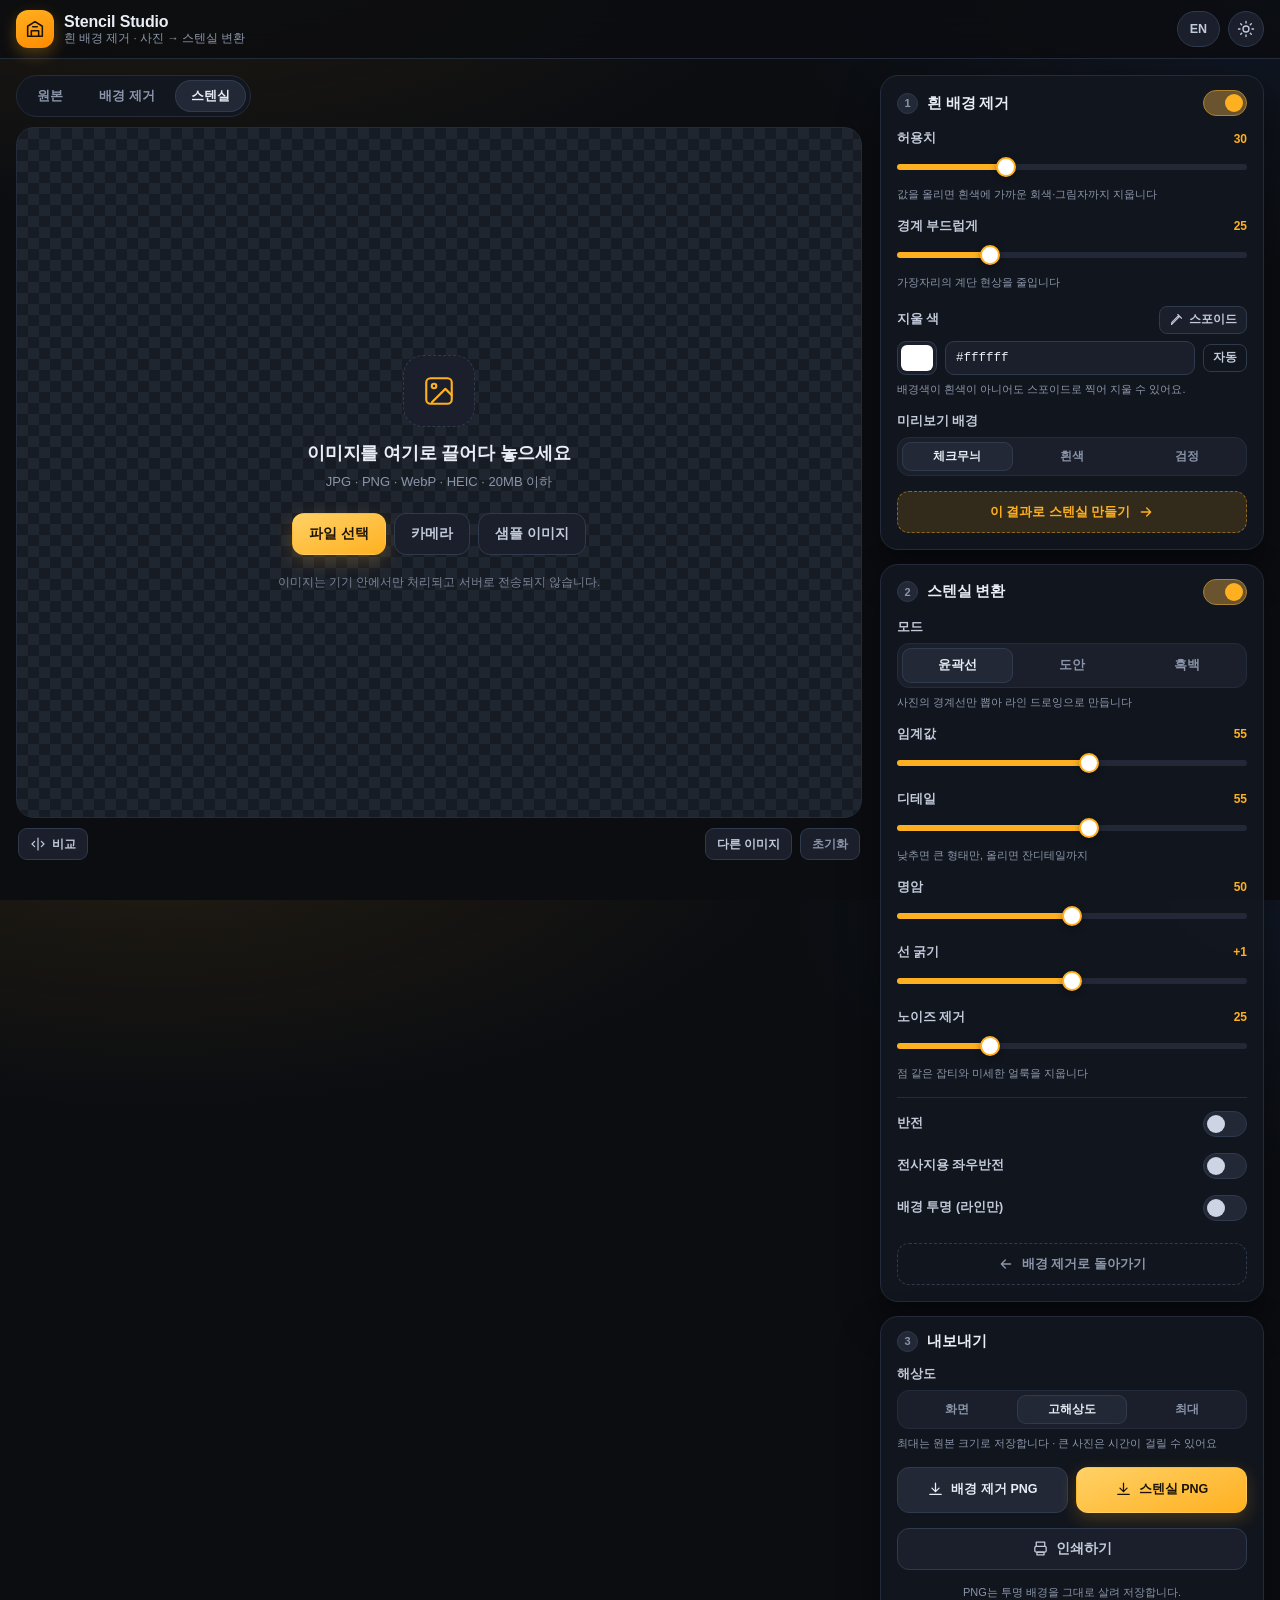
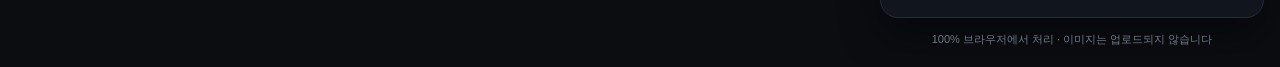
<file: index.html>
<!doctype html>
<html lang="ko" data-theme="dark">
<head>
<meta charset="utf-8">
<meta name="viewport" content="width=device-width, initial-scale=1, viewport-fit=cover">
<meta name="theme-color" content="#0d0f13">
<meta name="robots" content="noindex, nofollow, noarchive">
<meta name="description" content="흰 배경 제거와 사진→스텐실 변환을 한 화면에서. 100% 브라우저에서 처리되는 무료 웹 도구.">
<title>Stencil Studio — 흰 배경 제거 · 스텐실 변환</title>
<link rel="icon" href="assets/icon.svg" type="image/svg+xml">
<link rel="stylesheet" href="styles.css">
</head>
<body>

<header class="topbar">
  <a class="brand" href="./" aria-label="Stencil Studio">
    <span class="brand-mark" aria-hidden="true">
      <svg viewBox="0 0 24 24" width="22" height="22" fill="none" stroke="currentColor" stroke-width="1.7" stroke-linecap="round" stroke-linejoin="round">
        <path d="M4 20h16M4 20V9l8-5 8 5v11"/>
        <path d="M8 20v-6h8v6M9.5 9.5h5"/>
      </svg>
    </span>
    <span class="brand-txt">
      <strong>Stencil Studio</strong>
      <small data-i18n="tagline">흰 배경 제거 · 사진 → 스텐실 변환</small>
    </span>
  </a>
  <div class="top-actions">
    <button class="chip" id="langBtn" type="button" aria-label="Language">EN</button>
    <button class="chip icon" id="themeBtn" type="button" aria-label="Theme">
      <svg class="ico-sun" viewBox="0 0 24 24" width="18" height="18" fill="none" stroke="currentColor" stroke-width="1.8" stroke-linecap="round"><circle cx="12" cy="12" r="4"/><path d="M12 2v2M12 20v2M2 12h2M20 12h2M4.9 4.9l1.4 1.4M17.7 17.7l1.4 1.4M19.1 4.9l-1.4 1.4M6.3 17.7l-1.4 1.4"/></svg>
      <svg class="ico-moon" viewBox="0 0 24 24" width="18" height="18" fill="none" stroke="currentColor" stroke-width="1.8" stroke-linecap="round" stroke-linejoin="round"><path d="M21 12.8A8.5 8.5 0 1 1 11.2 3a6.6 6.6 0 0 0 9.8 9.8z"/></svg>
    </button>
  </div>
</header>

<main class="layout">
  <!-- ================= STAGE ================= -->
  <div class="stage-sentinel" id="stageSentinel" aria-hidden="true"></div>
  <section class="stage-wrap" id="stageWrap">
    <div class="stage-head">
      <div class="stage-tabs" role="tablist" aria-label="View">
        <button class="tab" data-view="original" role="tab" aria-selected="false" data-i18n="view_original">원본</button>
        <button class="tab" data-view="bg" role="tab" aria-selected="false" data-i18n="view_bg">배경 제거</button>
        <button class="tab" data-view="stencil" role="tab" aria-selected="true" data-i18n="view_stencil">스텐실</button>
      </div>
      <button class="stage-fold" id="stageFoldBtn" type="button" aria-expanded="true" aria-controls="stage" aria-label="미리보기 접기">
        <span class="fold-txt" data-i18n="fold_preview">접기</span>
        <svg viewBox="0 0 24 24" width="15" height="15" fill="none" stroke="currentColor" stroke-width="2.2" stroke-linecap="round" stroke-linejoin="round" aria-hidden="true"><path d="M6 15l6-6 6 6"/></svg>
      </button>
    </div>

    <div class="stage mode-checker" id="stage">
      <!-- empty state -->
      <div class="drop" id="dropzone">
        <div class="drop-icon" aria-hidden="true">
          <svg viewBox="0 0 24 24" width="34" height="34" fill="none" stroke="currentColor" stroke-width="1.5" stroke-linecap="round" stroke-linejoin="round">
            <rect x="3" y="3" width="18" height="18" rx="3"/>
            <circle cx="8.5" cy="8.5" r="1.6"/>
            <path d="M21 15l-4.5-4.5L7 20"/>
          </svg>
        </div>
        <h2 data-i18n="drop_title">이미지를 여기로 끌어다 놓으세요</h2>
        <p class="drop-sub" data-i18n="drop_sub">JPG · PNG · WebP · HEIC · 20MB 이하</p>
        <div class="drop-btns">
          <button class="btn primary" id="pickBtn" type="button" data-i18n="pick_file">파일 선택</button>
          <button class="btn ghost" id="camBtn" type="button" data-i18n="camera">카메라</button>
          <button class="btn ghost" id="sampleBtn" type="button" data-i18n="sample">샘플 이미지</button>
        </div>
        <p class="drop-privacy" data-i18n="drop_privacy">이미지는 기기 안에서만 처리되고 서버로 전송되지 않습니다.</p>
      </div>

      <!-- canvas -->
      <div class="canvas-holder" id="canvasHolder" hidden>
        <div class="canvas-box" id="canvasBox">
          <canvas id="cvBase"></canvas>
          <div class="layer-orig" id="layerOrig">
            <canvas id="cvOrig"></canvas>
          </div>
          <div class="split-handle" id="splitHandle" hidden>
            <span class="grip" aria-hidden="true"></span>
          </div>
        </div>
        <div class="busy" id="busy" hidden><span class="spin" aria-hidden="true"></span><span data-i18n="working">처리 중…</span></div>
        <div class="stage-toast" id="stageToast" hidden></div>
      </div>
    </div>

    <div class="stage-bar">
      <div class="sb-left">
        <button class="btn tiny" id="compareBtn" type="button" aria-pressed="false">
          <svg viewBox="0 0 24 24" width="16" height="16" fill="none" stroke="currentColor" stroke-width="1.8" stroke-linecap="round"><path d="M12 3v18M7 8L3 12l4 4M17 8l4 4-4 4"/></svg>
          <span data-i18n="compare">비교</span>
        </button>
        <span class="dims" id="dims"></span>
      </div>
      <div class="sb-right">
        <button class="btn tiny" id="newBtn" type="button" data-i18n="new_image">다른 이미지</button>
        <button class="btn tiny danger" id="resetBtn" type="button" data-i18n="reset_all">초기화</button>
      </div>
    </div>
  </section>

  <!-- ================= PANEL ================= -->
  <aside class="panel" id="panel">

    <!-- BG REMOVER -->
    <section class="card" id="cardBg">
      <header class="card-head">
        <div class="card-title">
          <span class="step">1</span>
          <h3 data-i18n="bg_title">흰 배경 제거</h3>
        </div>
        <label class="switch">
          <input type="checkbox" id="bgSwitch" checked>
          <span class="track"><span class="knob"></span></span>
        </label>
      </header>
      <div class="card-body">
        <div class="ctl">
          <div class="ctl-top"><label for="tolerance" data-i18n="bg_tol">허용치</label><output id="outTolerance">30</output></div>
          <input type="range" id="tolerance" min="0" max="100" step="1" value="30">
          <p class="hint" data-i18n="bg_tol_hint">값을 올리면 흰색에 가까운 회색·그림자까지 지웁니다</p>
        </div>

        <div class="ctl">
          <div class="ctl-top"><label for="feather" data-i18n="bg_feather">경계 부드럽게</label><output id="outFeather">25</output></div>
          <input type="range" id="feather" min="0" max="100" step="1" value="25">
          <p class="hint" data-i18n="bg_feather_hint">가장자리의 계단 현상을 줄입니다</p>
        </div>

        <div class="ctl">
          <div class="ctl-top"><label data-i18n="bg_color">지울 색</label>
            <button class="mini" id="eyedropBtn" type="button" aria-pressed="false">
              <svg viewBox="0 0 24 24" width="15" height="15" fill="none" stroke="currentColor" stroke-width="1.8" stroke-linecap="round" stroke-linejoin="round"><path d="M14 4l6 6M17 7l-9.5 9.5L4 20l.5-3.5L14 7z"/></svg>
              <span data-i18n="eyedrop">스포이드</span>
            </button>
          </div>
          <div class="color-row">
            <input type="color" id="bgColor" value="#ffffff" aria-label="Background color">
            <input type="text" id="bgColorHex" value="#ffffff" spellcheck="false" aria-label="Hex">
            <button class="mini ghost" id="autoColorBtn" type="button" data-i18n="auto_color">자동</button>
          </div>
          <p class="hint" data-i18n="bg_note">배경색이 흰색이 아니어도 스포이드로 찍어 지울 수 있어요.</p>
        </div>

        <div class="ctl">
          <div class="ctl-top"><label data-i18n="bg_preview">미리보기 배경</label></div>
          <div class="seg small" id="bgPreviewSeg" role="group">
            <button type="button" data-bg-preview="checker" class="on" data-i18n="checker">체크무늬</button>
            <button type="button" data-bg-preview="white" data-i18n="white">흰색</button>
            <button type="button" data-bg-preview="black" data-i18n="black">검정</button>
          </div>
        </div>

        <button class="chain" id="toStencilBtn" type="button">
          <span data-i18n="bg_to_stencil">이 결과로 스텐실 만들기</span>
          <svg viewBox="0 0 24 24" width="16" height="16" fill="none" stroke="currentColor" stroke-width="2" stroke-linecap="round" stroke-linejoin="round"><path d="M5 12h14M13 6l6 6-6 6"/></svg>
        </button>
      </div>
    </section>

    <!-- STENCIL -->
    <section class="card" id="cardSt">
      <header class="card-head">
        <div class="card-title">
          <span class="step">2</span>
          <h3 data-i18n="st_title">스텐실 변환</h3>
        </div>
        <label class="switch">
          <input type="checkbox" id="stSwitch" checked>
          <span class="track"><span class="knob"></span></span>
        </label>
      </header>
      <div class="card-body">
        <div class="ctl">
          <div class="ctl-top"><label data-i18n="mode">모드</label></div>
          <div class="seg" id="modeSeg" role="group">
            <button type="button" data-mode="outline" class="on" data-i18n="mode_outline">윤곽선</button>
            <button type="button" data-mode="adaptive" data-i18n="mode_adaptive">도안</button>
            <button type="button" data-mode="threshold" data-i18n="mode_threshold">흑백</button>
          </div>
          <p class="hint" id="modeHint" data-i18n="mode_outline_desc">사진의 경계선만 뽑아 라인 드로잉으로 만듭니다</p>
        </div>

        <div class="ctl">
          <div class="ctl-top"><label for="threshold" data-i18n="st_threshold">임계값</label><output id="outThreshold">55</output></div>
          <input type="range" id="threshold" min="0" max="100" step="1" value="55">
        </div>

        <div class="ctl">
          <div class="ctl-top"><label for="detail" data-i18n="st_detail">디테일</label><output id="outDetail">55</output></div>
          <input type="range" id="detail" min="0" max="100" step="1" value="55">
          <p class="hint" data-i18n="st_detail_hint">낮추면 큰 형태만, 올리면 잔디테일까지</p>
        </div>

        <div class="ctl">
          <div class="ctl-top"><label for="contrast" data-i18n="st_contrast">명암</label><output id="outContrast">50</output></div>
          <input type="range" id="contrast" min="0" max="100" step="1" value="50">
        </div>

        <div class="ctl">
          <div class="ctl-top"><label for="thickness" data-i18n="st_thickness">선 굵기</label><output id="outThickness">1</output></div>
          <input type="range" id="thickness" min="-3" max="5" step="1" value="1">
        </div>

        <div class="ctl">
          <div class="ctl-top"><label for="noise" data-i18n="st_noise">노이즈 제거</label><output id="outNoise">25</output></div>
          <input type="range" id="noise" min="0" max="100" step="1" value="25">
          <p class="hint" data-i18n="st_noise_hint">점 같은 잡티와 미세한 얼룩을 지웁니다</p>
        </div>

        <div class="switch-rows">
          <label class="row-switch">
            <span data-i18n="invert">반전</span>
            <span class="switch"><input type="checkbox" id="invertSwitch"><span class="track"><span class="knob"></span></span></span>
          </label>
          <label class="row-switch">
            <span data-i18n="flip">전사지용 좌우반전</span>
            <span class="switch"><input type="checkbox" id="flipSwitch"><span class="track"><span class="knob"></span></span></span>
          </label>
          <label class="row-switch">
            <span data-i18n="transparent_bg">배경 투명 (라인만)</span>
            <span class="switch"><input type="checkbox" id="transSwitch"><span class="track"><span class="knob"></span></span></span>
          </label>
        </div>

        <button class="chain ghost" id="toBgBtn" type="button">
          <svg viewBox="0 0 24 24" width="16" height="16" fill="none" stroke="currentColor" stroke-width="2" stroke-linecap="round" stroke-linejoin="round"><path d="M19 12H5M11 6l-6 6 6 6"/></svg>
          <span data-i18n="st_to_bg">배경 제거로 돌아가기</span>
        </button>
      </div>
    </section>

    <!-- EXPORT -->
    <section class="card" id="cardExport">
      <header class="card-head">
        <div class="card-title">
          <span class="step">3</span>
          <h3 data-i18n="export_title">내보내기</h3>
        </div>
      </header>
      <div class="card-body">
        <div class="ctl">
          <div class="ctl-top"><label data-i18n="quality">해상도</label></div>
          <div class="seg small" id="qualitySeg" role="group">
            <button type="button" data-q="1" data-i18n="q_screen">화면</button>
            <button type="button" data-q="2" class="on" data-i18n="q_high">고해상도</button>
            <button type="button" data-q="3" data-i18n="q_max">최대</button>
          </div>
          <p class="hint" data-i18n="quality_hint">최대는 원본 크기로 저장합니다 · 큰 사진은 시간이 걸릴 수 있어요</p>
        </div>
        <div class="export-grid">
          <button class="btn soft" id="exportBgBtn" type="button">
            <svg viewBox="0 0 24 24" width="17" height="17" fill="none" stroke="currentColor" stroke-width="1.8" stroke-linecap="round" stroke-linejoin="round"><path d="M12 3v12M7 10l5 5 5-5"/><path d="M4 19h16"/></svg>
            <span data-i18n="save_bg">배경 제거 PNG</span>
          </button>
          <button class="btn primary" id="exportStBtn" type="button">
            <svg viewBox="0 0 24 24" width="17" height="17" fill="none" stroke="currentColor" stroke-width="1.8" stroke-linecap="round" stroke-linejoin="round"><path d="M12 3v12M7 10l5 5 5-5"/><path d="M4 19h16"/></svg>
            <span data-i18n="save_stencil">스텐실 PNG</span>
          </button>
        </div>
        <button class="btn ghost wide" id="printBtn" type="button">
          <svg viewBox="0 0 24 24" width="17" height="17" fill="none" stroke="currentColor" stroke-width="1.8" stroke-linecap="round" stroke-linejoin="round"><path d="M6 9V3h12v6"/><rect x="4" y="9" width="16" height="8" rx="2"/><path d="M7 17h10v4H7z"/></svg>
          <span data-i18n="print">인쇄하기</span>
        </button>
        <p class="hint center" data-i18n="export_note">PNG는 투명 배경을 그대로 살려 저장합니다.</p>
      </div>
    </section>

    <p class="foot" data-i18n="footer">100% 브라우저에서 처리 · 이미지는 업로드되지 않습니다</p>
  </aside>
</main>

<!-- global drag overlay -->
<div class="drop-overlay" id="dropOverlay" hidden>
  <div class="drop-overlay-inner">
    <svg viewBox="0 0 24 24" width="40" height="40" fill="none" stroke="currentColor" stroke-width="1.6" stroke-linecap="round" stroke-linejoin="round"><path d="M12 16V4M7 9l5-5 5 5"/><path d="M4 17v2a1 1 0 0 0 1 1h14a1 1 0 0 0 1-1v-2"/></svg>
    <p data-i18n="drop_release">놓으면 바로 시작합니다</p>
  </div>
</div>

<div class="toast" id="toast" hidden></div>
<div id="printArea" aria-hidden="true"></div>

<input type="file" id="fileInput" accept="image/png,image/jpeg,image/webp,image/avif,image/heic,image/*" hidden>
<input type="file" id="cameraInput" accept="image/*" capture="environment" hidden>

<script src="app.js"></script>
</body>
</html>
</file>
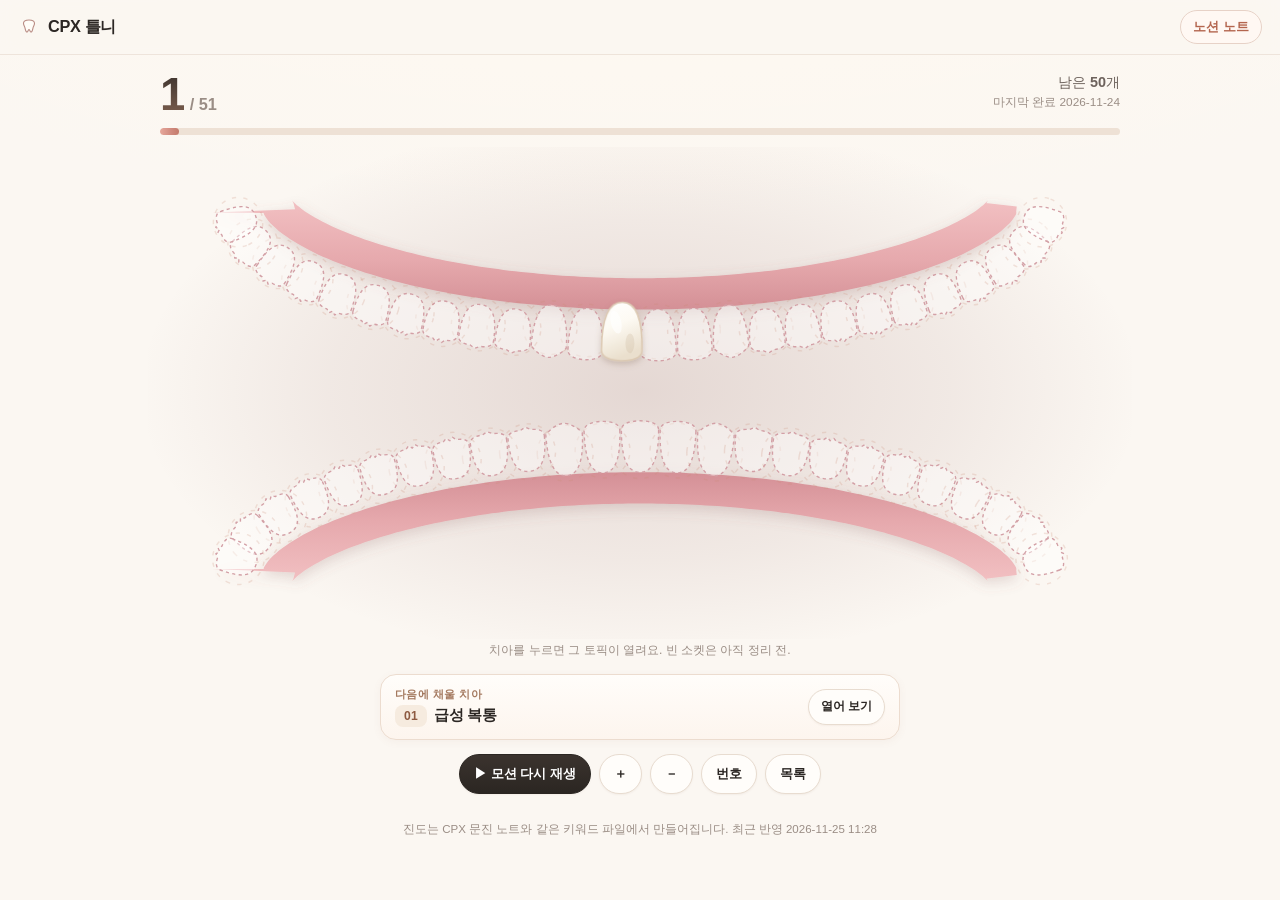
<file: cpx-denture/index.html>
<!DOCTYPE html>
<html lang="ko">
<head>
<meta charset="utf-8">
<meta name="viewport" content="width=device-width, initial-scale=1, viewport-fit=cover">
<title>CPX 틀니 · 51개 문진 채우기</title>
<meta name="description" content="CPX 51개 토픽이 하나씩 완성될수록 앞니부터 어금니까지 차오르는 틀니 진도판">
<meta name="theme-color" content="#fbf7f2">
<link rel="apple-touch-icon" href="data:image/svg+xml,%3Csvg xmlns='http://www.w3.org/2000/svg' viewBox='0 0 100 100'%3E%3Crect width='100' height='100' rx='22' fill='%23fbf7f2'/%3E%3Cpath d='M28 34c0-9 10-14 22-14s22 5 22 14c0 8-4 12-6 20-2 8-3 16-8 16s-3-10-8-10-3 10-8 10-6-8-8-16c-2-8-6-12-6-20z' fill='%23fffdf8' stroke='%23c9a9a3' stroke-width='4'/%3E%3C/svg%3E">
<link rel="icon" href="data:image/svg+xml,%3Csvg xmlns='http://www.w3.org/2000/svg' viewBox='0 0 100 100'%3E%3Crect width='100' height='100' rx='22' fill='%23fbf7f2'/%3E%3Cpath d='M28 34c0-9 10-14 22-14s22 5 22 14c0 8-4 12-6 20-2 8-3 16-8 16s-3-10-8-10-3 10-8 10-6-8-8-16c-2-8-6-12-6-20z' fill='%23fffdf8' stroke='%23c9a9a3' stroke-width='4'/%3E%3C/svg%3E">
<link rel="stylesheet" href="styles.css?v=23">
</head>
<body>

<header class="top">
  <div class="brand">
    <span class="toothmark" aria-hidden="true">
      <svg viewBox="0 0 100 100"><path d="M25 33c0-10 11-15 25-15s25 5 25 15c0 9-5 13-7 22-2 9-3 18-9 18s-3-11-9-11-3 11-9 11-7-9-9-18c-2-9-7-13-7-22z"/></svg>
    </span>
    <span class="brandtext">CPX 틀니</span>
  </div>
  <a class="notionlink" id="notionTop" href="https://www.notion.so/422b0b095d2e817c8944eaf6b4057d3f" target="_blank" rel="noopener">노션 노트</a>
</header>

<section class="hero" aria-live="polite">
  <div class="progline">
    <div class="count"><b id="doneNum">1</b><span class="of">/ 51</span></div>
    <div class="sidetext">
      <p class="remain">남은 <b id="remainNum">50</b>개</p>
      <p class="lastdone" id="lastDone">마지막 완료 2026-11-24</p>
    </div>
  </div>
  <div class="bar"><i id="barFill"></i></div>
</section>

<main class="stagewrap">
  <div class="stage" id="stage">
    <svg id="mouth" viewBox="155 150 690 345" role="img" aria-label="상악 26개, 하악 25개 치아로 이루어진 CPX 진도 틀니">
      <defs>
        <linearGradient id="enamel" x1="0" y1="0" x2="0.3" y2="1">
          <stop offset="0" stop-color="#ffffff"/>
          <stop offset="0.45" stop-color="#fdfaf3"/>
          <stop offset="1" stop-color="#eadfcd"/>
        </linearGradient>
        <linearGradient id="enamelSoft" x1="0" y1="0" x2="0" y2="1">
          <stop offset="0" stop-color="#fffdf9"/>
          <stop offset="1" stop-color="#f3ead9"/>
        </linearGradient>
        <linearGradient id="gum" x1="0" y1="0" x2="0" y2="1">
          <stop offset="0" stop-color="#f2c0c2"/>
          <stop offset="0.55" stop-color="#e6a9ad"/>
          <stop offset="1" stop-color="#d49096"/>
        </linearGradient>
        <linearGradient id="gumLower" x1="0" y1="1" x2="0" y2="0">
          <stop offset="0" stop-color="#f2c0c2"/>
          <stop offset="0.55" stop-color="#e6a9ad"/>
          <stop offset="1" stop-color="#d49096"/>
        </linearGradient>
        <radialGradient id="cavity" cx="0.5" cy="0.5" r="0.5">
          <stop offset="0" stop-color="#8a5a58" stop-opacity="0.2"/>
          <stop offset="0.62" stop-color="#8a5a58" stop-opacity="0.09"/>
          <stop offset="1" stop-color="#8a5a58" stop-opacity="0"/>
        </radialGradient>
        <filter id="softShadow" x="-20%" y="-40%" width="140%" height="200%">
          <feDropShadow dx="0" dy="3" stdDeviation="5" flood-color="#8a5a5f" flood-opacity="0.22"/>
        </filter>
        <filter id="toothShadow" x="-60%" y="-40%" width="220%" height="200%">
          <feDropShadow dx="0" dy="2" stdDeviation="2.2" flood-color="#7d5f4e" flood-opacity="0.28"/>
        </filter>
      </defs>
      <ellipse cx="500" cy="321" rx="352" ry="192" fill="url(#cavity)"/>
      <g id="gums"></g>
      <g id="teeth"></g>

    </svg>
  </div>
  <div class="previewtag" id="previewTag">미리보기 재생 중</div>
  <p class="hint" id="hint">치아를 누르면 그 토픽이 열려요. 빈 소켓은 아직 정리 전.</p>
</main>

<section class="nextcard" id="nextCard">
  <div class="ncbody">
    <p class="nclabel">다음에 채울 치아</p>
    <p class="nctitle"><span class="numchip" id="ncNum">01</span><b id="ncTitle">급성 복통</b></p>
  </div>
  <button class="btn" id="ncOpen">열어 보기</button>
</section>

<nav class="controls" aria-label="보기 설정">
  <button class="btn primary" id="replay">
    <span class="ic" aria-hidden="true">▶</span> 모션 다시 재생
  </button>
  <button class="btn" id="zoomIn" aria-label="확대">＋</button>
  <button class="btn" id="zoomOut" aria-label="축소">－</button>
  <button class="btn" id="toggleNums" aria-pressed="false">번호</button>
  <button class="btn" id="toggleList" aria-expanded="false">목록</button>
</nav>

<section class="listview" id="listView" hidden>
  <div class="listhead">
    <h2>51개 토픽</h2>
    <p>완료한 토픽은 뽀얀 치아, 남은 토픽은 빈 소켓이에요.</p>
  </div>
  <ul class="rows" id="rows"></ul>
</section>

<footer class="foot">
  <p id="footNote">진도는 CPX 문진 노트와 같은 키워드 파일에서 자동으로 만들어집니다.</p>
</footer>

<div class="sheet" id="sheet" hidden>
  <div class="backdrop" data-close></div>
  <article class="card" role="dialog" aria-modal="true" aria-labelledby="sheetTitle">
    <button class="close" id="sheetClose" aria-label="닫기">✕</button>
    <div class="cardtop">
      <p class="chiprow"><span class="numchip" id="sheetNum">44-2</span><span class="statechip" id="sheetState">완료</span></p>
      <h2 id="sheetTitle">금연 상담</h2>
      <p class="sheetmeta" id="sheetMeta">2026-11-24 완료</p>
    </div>
    <div class="cardbody" id="sheetBody"></div>
    <div class="cardfoot">
      <a class="btn primary wide" id="sheetNotion" href="https://www.notion.so/422b0b095d2e817c8944eaf6b4057d3f" target="_blank" rel="noopener">노션 CPX 문진 노트에서 보기</a>
    </div>
  </article>
</div>

<script src="app.js?v=23"></script>
</body>
</html>
</file>
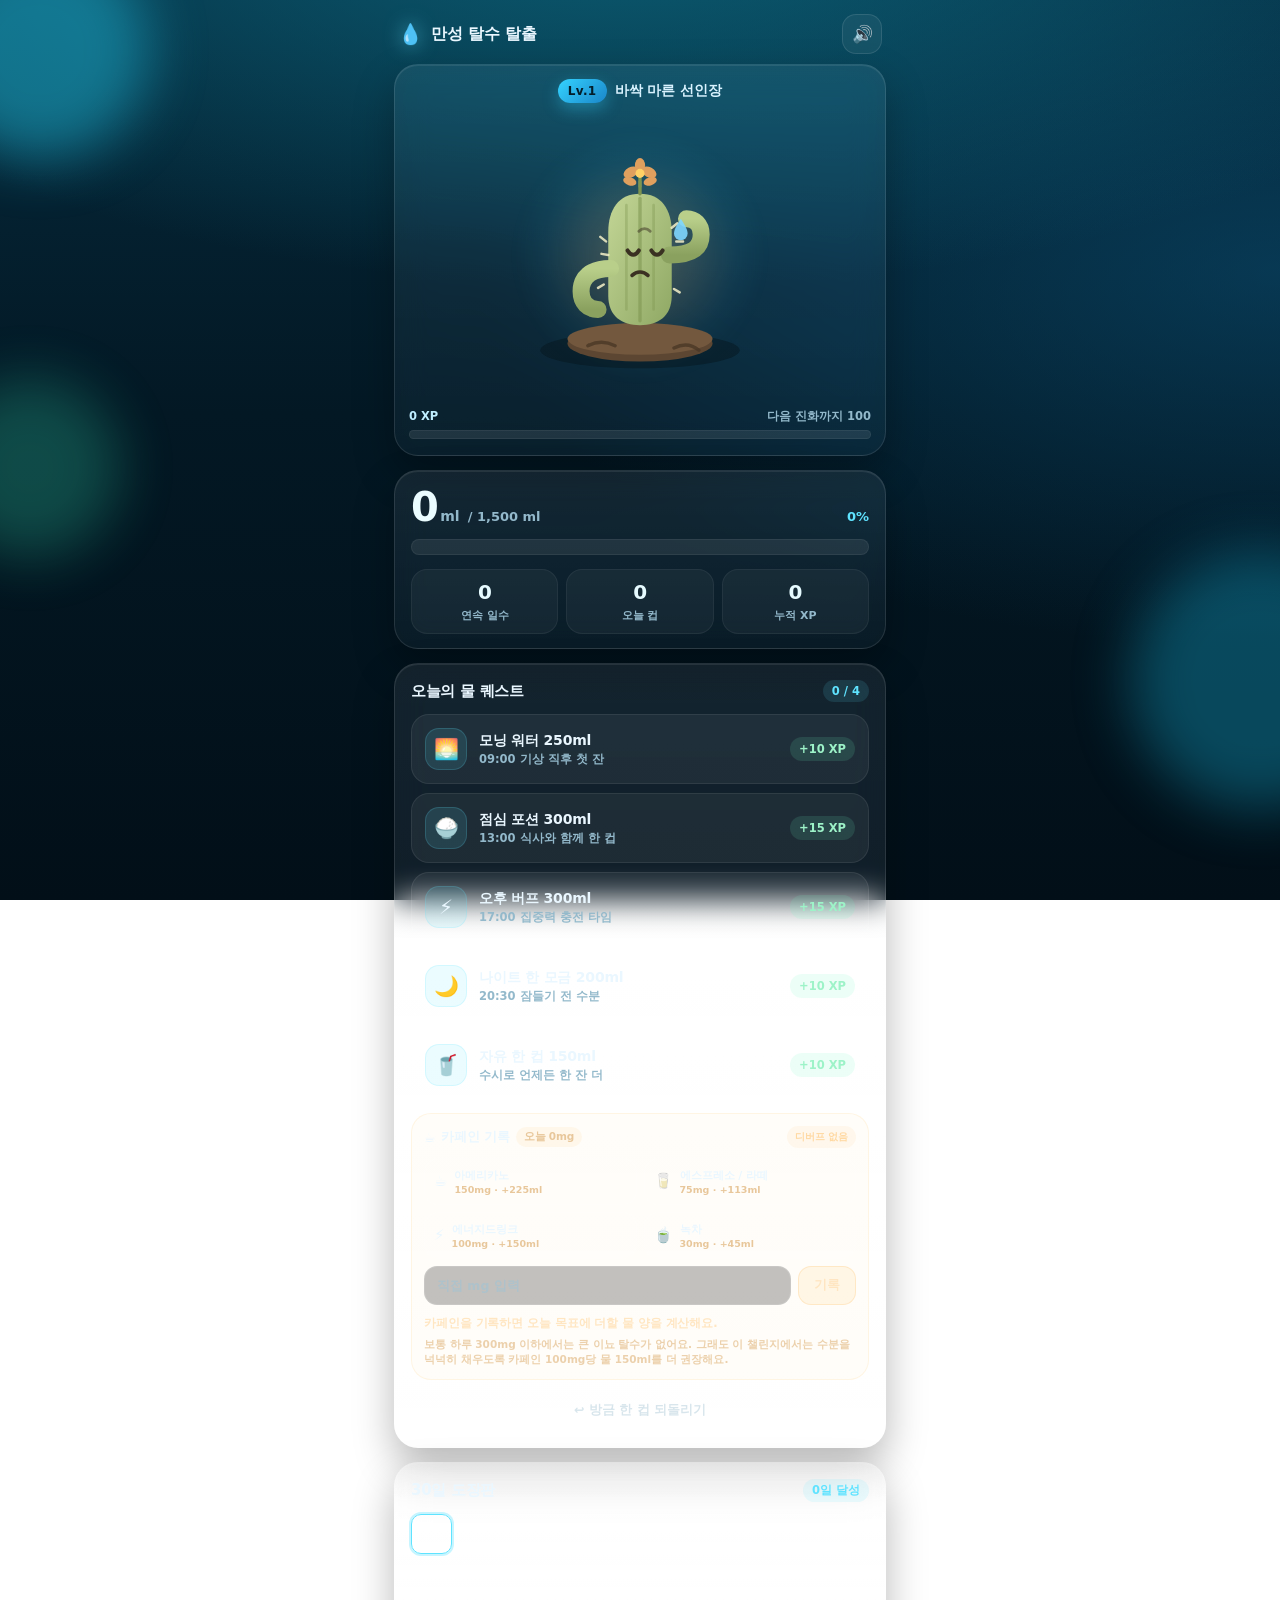
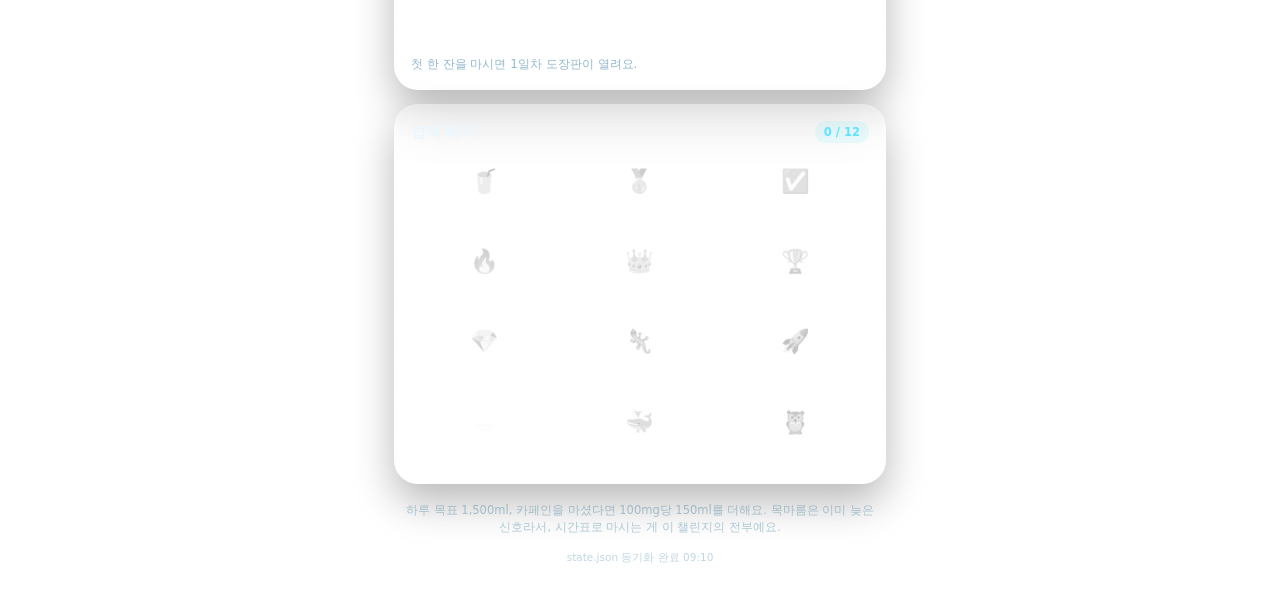
<file: hydro-gecko/index.html>
<!doctype html>
<html lang="ko">
<head>
<meta charset="utf-8">
<title>💧 만성 탈수 탈출 챌린지</title>
<meta name="viewport" content="width=device-width, initial-scale=1, maximum-scale=1, viewport-fit=cover">
<meta name="theme-color" content="#04202f">
<meta name="apple-mobile-web-app-capable" content="yes">
<meta name="mobile-web-app-capable" content="yes">
<meta name="apple-mobile-web-app-status-bar-style" content="black-translucent">
<meta name="apple-mobile-web-app-title" content="수분 게코">
<meta name="description" content="하루 1,500ml. 마실 때마다 게코가 촉촉해지는 수분 챌린지.">
<meta property="og:title" content="💧 만성 탈수 탈출 챌린지">
<meta property="og:description" content="하루 1,500ml. 마실 때마다 게코가 촉촉해지는 수분 챌린지.">
<link rel="apple-touch-icon" href="./icon-180.png">
<link rel="icon" type="image/png" href="./icon-192.png">
<link rel="manifest" href="./manifest.webmanifest">
<link rel="stylesheet" href="./style.css?v=7">
<script>window.__errs=[];window.addEventListener('error',function(e){try{window.__errs.push(String((e&&e.message)||e))}catch(_){}});</script>
</head>
<body>
<div class="sky" aria-hidden="true">
  <span class="orb o1"></span><span class="orb o2"></span><span class="orb o3"></span>
  <div class="bubbles" id="bgBubbles"></div>
</div>

<header class="topbar">
  <div class="brand">
    <span class="brandDrop">💧</span>
    <span class="brandText">만성 탈수 탈출</span>
  </div>
  <button class="iconBtn" id="soundBtn" type="button" aria-label="소리 켜기/끄기">🔊</button>
</header>

<main>
  <section class="hero card">
    <div class="heroTop">
      <span class="lvBadge" id="lvBadge">Lv.1</span>
      <span class="lvName" id="lvName">바싹 마른 선인장</span>
    </div>

    <div class="stage" id="stage">
      <div class="stageGlow" id="stageGlow"></div>
      <div class="bubble hidden" id="bubble"></div>
      <div class="petWrap" id="petWrap" aria-hidden="true">
        <!-- Lv.1 바싹 마른 선인장 -->
        <svg class="pet pet1" viewBox="0 0 240 240" role="img" aria-label="바싹 마른 선인장">
          <defs>
            <linearGradient id="p1body" x1="0" y1="0" x2="1" y2="1">
              <stop offset="0" stop-color="#c3d696"/><stop offset="1" stop-color="#8fa864"/>
            </linearGradient>
            <linearGradient id="p1arm" x1="0" y1="0" x2="0" y2="1">
              <stop offset="0" stop-color="#b9cf8a"/><stop offset="1" stop-color="#8aa15f"/>
            </linearGradient>
          </defs>
          <ellipse cx="120" cy="204" rx="88" ry="16" fill="#05161c" opacity=".45"/>
          <ellipse cx="120" cy="198" rx="64" ry="16" fill="#5c4632"/>
          <ellipse cx="120" cy="194" rx="64" ry="14" fill="#73583e"/>
          <path d="M74 200c8-4 16-4 24 0M150 202c8-4 16-3 22 2" stroke="#4a3826" stroke-width="3" fill="none" stroke-linecap="round" opacity=".8"/>
          <path d="M120 66c-19 0-28 14-28 34v56c0 18 12 26 28 26s28-8 28-26V100c0-20-9-34-28-34z" fill="url(#p1body)"/>
          <path d="M120 70v108" stroke="#7d944f" stroke-width="3" opacity=".55" stroke-linecap="round"/>
          <path d="M108 76v92M132 76v92" stroke="#7d944f" stroke-width="2.4" opacity=".35" stroke-linecap="round"/>
          <path d="M94 132c-18 0-26 8-26 20 0 10 6 16 15 16" fill="none" stroke="url(#p1arm)" stroke-width="15" stroke-linecap="round"/>
          <path d="M146 120c20 0 28-6 28-18 0-9-6-14-13-14" fill="none" stroke="url(#p1arm)" stroke-width="15" stroke-linecap="round"/>
          <g stroke="#f4f0c8" stroke-width="2.2" stroke-linecap="round" opacity=".85">
            <path d="M90 108l-5-4M92 120l-6-1M88 146l-5 3M148 96l5-4M152 108l6 0M150 150l5 3M120 60l0-5"/>
          </g>
          <path d="M109 116c3 5 7 5 10 0" fill="none" stroke="#3a3122" stroke-width="3.6" stroke-linecap="round"/>
          <path d="M130 116c3 5 7 5 10 0" fill="none" stroke="#3a3122" stroke-width="3.6" stroke-linecap="round"/>
          <path d="M113 138c4-4 10-4 14 0" fill="none" stroke="#3a3122" stroke-width="3.2" stroke-linecap="round"/>
          <path d="M119 99c3-3 7-3 10 0" fill="none" stroke="#3a3122" stroke-width="2.6" stroke-linecap="round" opacity=".5"/>
          <path d="M156 88c4 6 6 10 6 13a6 6 0 0 1-12 0c0-3 2-7 6-13z" fill="#7fd8ff" opacity=".9"/>
          <path d="M120 66V52" stroke="#7d944f" stroke-width="3" stroke-linecap="round"/>
          <g fill="#e0a05e">
            <ellipse cx="112" cy="47" rx="7" ry="4.5" transform="rotate(-28 112 47)"/>
            <ellipse cx="128" cy="47" rx="7" ry="4.5" transform="rotate(28 128 47)"/>
            <ellipse cx="120" cy="41" rx="4.5" ry="6.5"/>
            <ellipse cx="111" cy="55" rx="6" ry="3.6" transform="rotate(18 111 55)"/>
            <ellipse cx="129" cy="55" rx="6" ry="3.6" transform="rotate(-18 129 55)"/>
          </g>
          <circle cx="120" cy="48" r="4" fill="#ffd166"/>
        </svg>

        <!-- Lv.2 이슬 머금은 새싹 -->
        <svg class="pet pet2" viewBox="0 0 240 240" role="img" aria-label="이슬 머금은 새싹">
          <defs>
            <linearGradient id="p2body" x1="0" y1="0" x2="1" y2="1">
              <stop offset="0" stop-color="#a9f0b7"/><stop offset="1" stop-color="#4ec98a"/>
            </linearGradient>
            <linearGradient id="p2leaf" x1="0" y1="1" x2="1" y2="0">
              <stop offset="0" stop-color="#37b877"/><stop offset="1" stop-color="#8ef0ad"/>
            </linearGradient>
          </defs>
          <ellipse cx="120" cy="203" rx="74" ry="15" fill="#05161c" opacity=".45"/>
          <ellipse cx="120" cy="196" rx="58" ry="16" fill="#4d3a29"/>
          <ellipse cx="120" cy="192" rx="58" ry="13" fill="#6a5038"/>
          <path d="M120 168c-10 0-16 6-16 14 0 7 7 12 16 12s16-5 16-12c0-8-6-14-16-14z" fill="#7ac96f" opacity=".35"/>
          <path d="M120 96c-26 0-40 22-40 44 0 26 18 42 40 42s40-16 40-42c0-22-14-44-40-44z" fill="url(#p2body)"/>
          <path d="M120 100c-16 0-26 12-27 26 12 6 26 6 40 0-2-15-13-26-13-26z" fill="#ffffff" opacity=".16"/>
          <path d="M118 112c-24-6-38-20-40-38 20-2 36 10 40 38z" fill="url(#p2leaf)"/>
          <path d="M122 106c20-6 32-20 34-38-18 0-32 14-34 38z" fill="url(#p2leaf)"/>
          <path d="M120 112c-2-8-8-16-16-22M122 106c4-8 10-14 16-18" fill="none" stroke="#2f8f5c" stroke-width="2.2" opacity=".5" stroke-linecap="round"/>
          <path d="M96 92c3 4 4 8 4 10a4.5 4.5 0 0 1-9 0c0-2 1-5 5-10z" fill="#a8ecff" opacity=".95"/>
          <path d="M148 84c2 3 3 5 3 7a3.4 3.4 0 0 1-7 0c0-2 1-4 4-7z" fill="#a8ecff" opacity=".8"/>
          <ellipse cx="107" cy="132" rx="8" ry="9" fill="#173a24"/>
          <ellipse cx="133" cy="132" rx="8" ry="9" fill="#173a24"/>
          <circle cx="109.5" cy="129" r="3" fill="#fff"/>
          <circle cx="135.5" cy="129" r="3" fill="#fff"/>
          <path d="M112 148c5 5 11 5 16 0" fill="none" stroke="#1e4a2e" stroke-width="3.4" stroke-linecap="round"/>
          <ellipse cx="96" cy="146" rx="6" ry="4" fill="#ff9aa8" opacity=".45"/>
          <ellipse cx="144" cy="146" rx="6" ry="4" fill="#ff9aa8" opacity=".45"/>
          <g fill="#eafff3">
            <path d="M60 92l3 7 7 3-7 3-3 7-3-7-7-3 7-3z" opacity=".9"/>
            <path d="M182 120l2 5 5 2-5 2-2 5-2-5-5-2 5-2z" opacity=".6"/>
          </g>
        </svg>

        <!-- Lv.3 촉촉한 크레스티드 게코 -->
        <svg class="pet pet3" viewBox="0 0 240 240" role="img" aria-label="촉촉한 크레스티드 게코">
          <defs>
            <linearGradient id="p3body" x1="0" y1="0" x2="1" y2="1">
              <stop offset="0" stop-color="#f3d0a8"/><stop offset="1" stop-color="#d79f6e"/>
            </linearGradient>
            <linearGradient id="p3belly" x1="0" y1="0" x2="0" y2="1">
              <stop offset="0" stop-color="#fff3e2"/><stop offset="1" stop-color="#f4dcc0"/>
            </linearGradient>
          </defs>
          <ellipse cx="120" cy="206" rx="78" ry="14" fill="#05161c" opacity=".45"/>
          <path d="M78 168c-30 4-46 24-36 40 7 12 28 8 34-6" fill="none" stroke="#d79f6e" stroke-width="17" stroke-linecap="round"/>
          <path d="M74 176c-18 4-27 15-23 24" fill="none" stroke="#f3d0a8" stroke-width="9" stroke-linecap="round" opacity=".8"/>
          <ellipse cx="124" cy="160" rx="46" ry="42" fill="url(#p3body)"/>
          <ellipse cx="124" cy="168" rx="30" ry="30" fill="url(#p3belly)" opacity=".85"/>
          <g stroke="#c98f63" stroke-width="4" stroke-linecap="round">
            <path d="M90 190c-10 2-16 6-17 11"/>
            <path d="M158 190c10 2 16 6 17 11"/>
            <path d="M108 198c-3 6-7 9-11 9"/>
            <path d="M140 198c3 6 7 9 11 9"/>
          </g>
          <g fill="#d79f6e">
            <circle cx="72" cy="202" r="5"/><circle cx="81" cy="205" r="4.5"/>
            <circle cx="176" cy="202" r="5"/><circle cx="167" cy="205" r="4.5"/>
            <circle cx="96" cy="208" r="4.5"/><circle cx="104" cy="211" r="4"/>
            <circle cx="152" cy="208" r="4.5"/><circle cx="144" cy="211" r="4"/>
          </g>
          <ellipse cx="120" cy="114" rx="52" ry="46" fill="url(#p3body)"/>
          <path d="M72 96c-4-12 2-22 10-24 2 10 0 18-4 24M92 78c0-14 8-22 16-22 0 10-3 18-8 22M120 70c2-14 12-20 20-18-2 10-7 16-13 19M148 78c8-13 20-16 26-10-6 8-13 12-19 13M166 96c12-8 24-6 27 2-9 5-17 5-24 3"
                fill="#e8b78a" stroke="#c98f63" stroke-width="2" stroke-linejoin="round" opacity=".95"/>
          <ellipse cx="100" cy="110" rx="16" ry="17" fill="#fffdf7"/>
          <ellipse cx="144" cy="110" rx="16" ry="17" fill="#fffdf7"/>
          <ellipse cx="101" cy="112" rx="8" ry="11" fill="#2a2118"/>
          <ellipse cx="145" cy="112" rx="8" ry="11" fill="#2a2118"/>
          <circle cx="98" cy="107" r="3.2" fill="#fff"/>
          <circle cx="142" cy="107" r="3.2" fill="#fff"/>
          <path d="M96 96c4-5 10-5 14-1M138 95c4-4 10-4 14 1" fill="none" stroke="#c98f63" stroke-width="2.6" stroke-linecap="round"/>
          <path d="M112 138c5 6 13 6 18 0" fill="none" stroke="#6b4a32" stroke-width="3.4" stroke-linecap="round"/>
          <circle cx="106" cy="130" r="1.8" fill="#b57c50"/>
          <circle cx="140" cy="130" r="1.8" fill="#b57c50"/>
          <g fill="#c98f63" opacity=".55">
            <circle cx="86" cy="124" r="2.4"/><circle cx="92" cy="136" r="2"/>
            <circle cx="158" cy="124" r="2.4"/><circle cx="152" cy="136" r="2"/>
            <circle cx="120" cy="92" r="2.2"/><circle cx="110" cy="86" r="1.8"/>
            <circle cx="132" cy="86" r="1.8"/>
          </g>
          <g fill="#eafff3" opacity=".95">
            <path d="M52 118l3 7 7 3-7 3-3 7-3-7-7-3 7-3z"/>
            <path d="M188 148l2 5 5 2-5 2-2 5-2-5-5-2 5-2z" opacity=".7"/>
            <path d="M196 66l2 4 4 2-4 2-2 4-2-4-4-2 4-2z" opacity=".6"/>
          </g>
        </svg>

        <!-- Lv.4 수분 풀충전 오아시스 -->
        <svg class="pet pet4" viewBox="0 0 240 240" role="img" aria-label="수분 풀충전 오아시스">
          <defs>
            <linearGradient id="p4water" x1="0" y1="0" x2="0" y2="1">
              <stop offset="0" stop-color="#8ff0ff"/><stop offset="1" stop-color="#1aa6c9"/>
            </linearGradient>
            <linearGradient id="p4sand" x1="0" y1="0" x2="0" y2="1">
              <stop offset="0" stop-color="#ffd79a"/><stop offset="1" stop-color="#d99b56"/>
            </linearGradient>
            <linearGradient id="p4frond" x1="0" y1="1" x2="1" y2="0">
              <stop offset="0" stop-color="#2fa96b"/><stop offset="1" stop-color="#7ef0b0"/>
            </linearGradient>
          </defs>
          <ellipse cx="120" cy="206" rx="92" ry="15" fill="#05161c" opacity=".45"/>
          <ellipse cx="120" cy="188" rx="86" ry="30" fill="url(#p4sand)"/>
          <path d="M40 186c12-6 26-6 38 0" stroke="#c0864a" stroke-width="3" fill="none" opacity=".5" stroke-linecap="round"/>
          <path d="M160 194c12-5 24-4 34 2" stroke="#c0864a" stroke-width="3" fill="none" opacity=".4" stroke-linecap="round"/>
          <ellipse cx="118" cy="186" rx="52" ry="18" fill="url(#p4water)"/>
          <ellipse cx="118" cy="182" rx="44" ry="12" fill="#bff8ff" opacity=".45"/>
          <path d="M74 182c8 3 16 3 24 0M120 190c8 3 15 2 22-1" stroke="#ffffff" stroke-width="3" fill="none" opacity=".75" stroke-linecap="round"/>
          <ellipse cx="104" cy="182" rx="4.5" ry="5.5" fill="#0b3d4a"/>
          <ellipse cx="132" cy="182" rx="4.5" ry="5.5" fill="#0b3d4a"/>
          <path d="M111 190c4 4 10 4 14 0" fill="none" stroke="#0b3d4a" stroke-width="2.8" stroke-linecap="round"/>
          <path d="M166 178c-6-30-2-52 8-66" fill="none" stroke="#a8724a" stroke-width="11" stroke-linecap="round"/>
          <path d="M166 178c-6-30-2-52 8-66" fill="none" stroke="#c68a5a" stroke-width="5" stroke-linecap="round" opacity=".7"/>
          <g fill="url(#p4frond)">
            <path d="M174 112c-20-6-34-20-34-38 18 0 32 12 38 32z"/>
            <path d="M176 110c4-22 18-34 36-34-2 18-14 30-32 36z"/>
            <path d="M172 108c-14-16-34-18-48-10 10 12 26 18 44 16z"/>
            <path d="M178 108c16-10 30-8 40 2-10 8-24 10-36 6z" opacity=".9"/>
          </g>
          <g fill="#ffd166">
            <circle cx="176" cy="118" r="4"/><circle cx="184" cy="122" r="3.6"/><circle cx="169" cy="123" r="3.4"/>
          </g>
          <g fill="#eafff3" opacity=".95">
            <path d="M62 120l3 7 7 3-7 3-3 7-3-7-7-3 7-3z"/>
            <path d="M200 158l2 5 5 2-5 2-2 5-2-5-5-2 5-2z" opacity=".75"/>
            <path d="M46 160l2 4 4 2-4 2-2 4-2-4-4-2 4-2z" opacity=".55"/>
          </g>
        </svg>

        <!-- Lv.5 걸어다니는 에비앙 마스터 -->
        <svg class="pet pet5" viewBox="0 0 240 240" role="img" aria-label="걸어다니는 에비앙 마스터">
          <defs>
            <linearGradient id="p5glass" x1="0" y1="0" x2="1" y2="1">
              <stop offset="0" stop-color="#e8fbff" stop-opacity=".95"/>
              <stop offset=".45" stop-color="#a8e9ff"/>
              <stop offset="1" stop-color="#35b4dd"/>
            </linearGradient>
            <linearGradient id="p5cap" x1="0" y1="0" x2="0" y2="1">
              <stop offset="0" stop-color="#ffe9a8"/><stop offset="1" stop-color="#e0a63a"/>
            </linearGradient>
          </defs>
          <ellipse cx="120" cy="206" rx="66" ry="13" fill="#05161c" opacity=".45"/>
          <path d="M104 58h32v30h-32z" fill="#dff8ff" opacity=".92"/>
          <path d="M96 86h48c14 0 24 12 24 28v58c0 14-10 22-24 22h-48c-14 0-24-8-24-22v-58c0-16 10-28 24-28z" fill="url(#p5glass)"/>
          <path d="M100 90h40c10 0 18 10 18 24v52c0 10-7 16-18 16h-8V90z" fill="#ffffff" opacity=".28"/>
          <path d="M78 132h84" stroke="#ffffff" stroke-width="2" opacity=".5"/>
          <rect x="86" y="122" width="68" height="24" rx="8" fill="#ffffff" opacity=".55"/>
          <text x="120" y="139" text-anchor="middle" font-size="15" font-weight="700" fill="#0e6b86" font-family="-apple-system, sans-serif">H₂O</text>
          <path d="M98 58h44v14H98z" fill="#e0a63a"/>
          <path d="M98 58h44v6H98z" fill="#ffd166"/>
          <path d="M100 58l5-20 9 12 6-18 6 18 9-12 5 20z" fill="url(#p5cap)" stroke="#e0a63a" stroke-width="2" stroke-linejoin="round"/>
          <circle cx="120" cy="26" r="4.4" fill="#fff6c9"/>
          <circle cx="105" cy="40" r="2.4" fill="#fff6c9"/>
          <circle cx="135" cy="40" r="2.4" fill="#fff6c9"/>
          <g stroke="#9fdcf2" stroke-width="7" stroke-linecap="round" fill="none">
            <path d="M72 140c-14 4-22 14-22 26"/>
            <path d="M168 140c14 4 22 14 22 26"/>
          </g>
          <circle cx="50" cy="168" r="6" fill="#9fdcf2"/>
          <circle cx="190" cy="168" r="6" fill="#9fdcf2"/>
          <g stroke="#9fdcf2" stroke-width="8" stroke-linecap="round">
            <path d="M104 194v12"/><path d="M136 194v12"/>
          </g>
          <g fill="#7fd0ea">
            <ellipse cx="101" cy="208" rx="9" ry="5"/><ellipse cx="139" cy="208" rx="9" ry="5"/>
          </g>
          <ellipse cx="106" cy="158" rx="7" ry="8" fill="#0d5f78"/>
          <ellipse cx="134" cy="158" rx="7" ry="8" fill="#0d5f78"/>
          <circle cx="108" cy="155" r="2.6" fill="#fff"/>
          <circle cx="136" cy="155" r="2.6" fill="#fff"/>
          <path d="M110 172c6 6 14 6 20 0" fill="none" stroke="#0d5f78" stroke-width="3.4" stroke-linecap="round"/>
          <ellipse cx="94" cy="166" rx="5" ry="3.4" fill="#ff9aa8" opacity=".5"/>
          <ellipse cx="146" cy="166" rx="5" ry="3.4" fill="#ff9aa8" opacity=".5"/>
          <g fill="#eafff3">
            <path d="M54 108l3 7 7 3-7 3-3 7-3-7-7-3 7-3z"/>
            <path d="M186 96l2 5 5 2-5 2-2 5-2-5-5-2 5-2z" opacity=".8"/>
            <path d="M196 160l2 4 4 2-4 2-2 4-2-4-4-2 4-2z" opacity=".6"/>
            <path d="M44 168l2 4 4 2-4 2-2 4-2-4-4-2 4-2z" opacity=".5"/>
          </g>
        </svg>
      </div>
      <div class="particles" id="particles" aria-hidden="true"></div>
    </div>

    <div class="xpBlock">
      <div class="xpMeta">
        <span id="xpNow">0 XP</span>
        <span id="xpNext">다음 진화까지 100</span>
      </div>
      <div class="xpTrack"><div class="xpFill" id="xpFill"></div></div>
    </div>
  </section>

  <section class="card today">
    <div class="goalRow">
      <div class="goalMl"><span id="mlNow">0</span><small>ml</small></div>
      <div class="goalOf">/ <span id="goalTotal">1,500</span> ml</div>
      <div class="goalPct" id="goalPct">0%</div>
    </div>
    <div class="bar">
      <div class="barFill" id="barFill"><span class="barShine"></span></div>
    </div>
    <p class="cafBonusNote" id="cafBonusNote"></p>
    <div class="stats">
      <div class="stat"><b id="streakVal">0</b><span>연속 일수</span></div>
      <div class="stat"><b id="cupVal">0</b><span>오늘 컵</span></div>
      <div class="stat"><b id="xpVal">0</b><span>누적 XP</span></div>
    </div>
  </section>

  <section class="card questCard">
    <div class="secHead">
      <h2>오늘의 물 퀘스트</h2>
      <span class="secHint" id="questHint">0 / 4</span>
    </div>
    <div class="quests" id="questList"></div>

    <div class="caffeineBox" id="caffeineBox">
      <div class="cafHead">
        <div class="cafTitle"><span>☕</span> 카페인 기록 <small id="cafTotal">오늘 0mg</small></div>
        <span class="cafDebuff" id="debuffCount">디버프 없음</span>
      </div>
      <div class="cafPresets" id="cafPresets"></div>
      <div class="cafCustom">
        <input class="cafInput" id="cafInput" type="number" inputmode="numeric" min="1" max="1000" step="5" placeholder="직접 mg 입력" aria-label="카페인 mg 직접 입력">
        <button class="cafAdd" id="cafAdd" type="button">기록</button>
      </div>
      <p class="cafGuide" id="cafGuide">카페인을 기록하면 오늘 목표에 더할 물 양을 계산해요.</p>
      <p class="cafTip">보통 하루 300mg 이하에서는 큰 이뇨 탈수가 없어요. 그래도 이 챌린지에서는 수분을 넉넉히 채우도록 카페인 100mg당 물 150ml를 더 권장해요.</p>
      <ul class="cafLog" id="cafLog"></ul>
    </div>

    <button class="undoBtn" id="undoBtn" type="button" disabled>↩︎ 방금 한 컵 되돌리기</button>
  </section>

  <section class="card stampsCard">
    <div class="secHead">
      <h2>30일 도장판</h2>
      <span class="secHint" id="stampHint">0일 달성</span>
    </div>
    <div class="stampGrid" id="stampGrid"></div>
    <p class="memo" id="stampMemo">첫 한 잔을 마시면 1일차 도장판이 열려요.</p>
  </section>

  <section class="card badgesCard">
    <div class="secHead">
      <h2>업적 배지</h2>
      <span class="secHint" id="badgeHint">0 / 12</span>
    </div>
    <div class="badgeGrid" id="badgeGrid"></div>
  </section>

  <p class="footNote">하루 목표 1,500ml, 카페인을 마셨다면 100mg당 150ml를 더해요. 목마름은 이미 늦은 신호라서, 시간표로 마시는 게 이 챌린지의 전부예요.</p>
  <p class="syncNote" id="syncNote">동기화 대기 중</p>
</main>

<div class="overlay" id="overlay" aria-hidden="true">
  <div class="confetti" id="confetti"></div>
  <div class="overlayCard" id="overlayCard">
    <div class="overlayEmoji" id="overlayEmoji">🎉</div>
    <h2 class="overlayTitle" id="overlayTitle">목표 달성!</h2>
    <p class="overlaySub" id="overlaySub"></p>
    <button class="overlayBtn" id="overlayBtn" type="button">좋아, 계속!</button>
  </div>
</div>

<div class="toastWrap" id="toastWrap" aria-live="polite"></div>

<script src="./app.js?v=7"></script>
</body>
</html>
</file>
<file: styles.css>
/* Stencil Studio — one-screen white-removal + photo-to-stencil tool */
:root{
  --bg:#0b0d11;
  --bg-2:#10131a;
  --panel:#12161f;
  --elev:#1a1f2b;
  --elev-2:#222836;
  --line:#242b3a;
  --line-2:#303a4d;
  --txt:#e9edf5;
  --txt-2:#c3cbdb;
  --muted:#8b96aa;
  --accent:#ffb020;
  --accent-2:#ffd166;
  --accent-ink:#1b1305;
  --danger:#ff6b6b;
  --ok:#3ddc97;
  --shadow:0 18px 40px rgba(0,0,0,.45);
  --r-lg:18px;
  --r:14px;
  --r-sm:10px;
  --topbar-h:58px;
  color-scheme: dark;
}
html[data-theme="light"]{
  --bg:#eef0f4;
  --bg-2:#f7f8fa;
  --panel:#ffffff;
  --elev:#f2f4f8;
  --elev-2:#e8ecf3;
  --line:#e1e5ee;
  --line-2:#d2d8e4;
  --txt:#151a23;
  --txt-2:#39414f;
  --muted:#697385;
  --accent:#e08a00;
  --accent-2:#ffb020;
  --accent-ink:#ffffff;
  --danger:#d93b3b;
  --ok:#11a36a;
  --shadow:0 18px 40px rgba(20,28,45,.14);
  color-scheme: light;
}

*{box-sizing:border-box}
html,body{height:100%}
body{
  margin:0;
  font-family:"Pretendard",-apple-system,BlinkMacSystemFont,"Apple SD Gothic Neo","Segoe UI",Roboto,"Helvetica Neue",Arial,sans-serif;
  background:
    radial-gradient(1100px 500px at 12% -10%, rgba(255,176,32,.10), transparent 60%),
    radial-gradient(900px 500px at 100% 0%, rgba(80,140,255,.08), transparent 55%),
    var(--bg);
  color:var(--txt);
  -webkit-font-smoothing:antialiased;
  text-rendering:optimizeLegibility;
  overscroll-behavior-y:none;
}
button{font:inherit;color:inherit}
a{color:inherit;text-decoration:none}
[hidden]{display:none !important}

/* ---------- top bar ---------- */
.topbar{
  position:sticky;top:0;z-index:30;
  display:flex;align-items:center;justify-content:space-between;gap:12px;
  padding:calc(10px + env(safe-area-inset-top)) 16px 10px;
  background:color-mix(in srgb, var(--bg) 82%, transparent);
  backdrop-filter:saturate(140%) blur(14px);
  -webkit-backdrop-filter:saturate(140%) blur(14px);
  border-bottom:1px solid var(--line);
}
.brand{display:flex;align-items:center;gap:10px;min-width:0}
.brand-mark{
  display:grid;place-items:center;width:38px;height:38px;flex:none;
  border-radius:12px;
  background:linear-gradient(160deg,var(--accent),#ff8a00);
  color:#1b1305;
  box-shadow:0 6px 16px rgba(255,176,32,.28);
}
.brand-txt{display:flex;flex-direction:column;line-height:1.15;min-width:0}
.brand-txt strong{font-size:16px;letter-spacing:-.01em;font-weight:750}
.brand-txt small{font-size:11.5px;color:var(--muted);white-space:nowrap;overflow:hidden;text-overflow:ellipsis}
.top-actions{display:flex;gap:8px;flex:none}
.chip{
  height:36px;padding:0 12px;border-radius:999px;
  border:1px solid var(--line-2);background:var(--elev);color:var(--txt-2);
  font-size:12.5px;font-weight:650;cursor:pointer;
  transition:background .16s,color .16s,border-color .16s;
}
.chip:hover{background:var(--elev-2);color:var(--txt)}
.chip.icon{width:36px;padding:0;display:grid;place-items:center}
.chip .ico-moon{display:none}
html[data-theme="light"] .chip .ico-sun{display:none}
html[data-theme="light"] .chip .ico-moon{display:block}

/* ---------- layout ---------- */
.layout{
  display:grid;
  grid-template-columns:minmax(0,1fr) 384px;
  gap:18px;
  padding:16px;
  max-width:1560px;margin:0 auto;
  align-items:start;
}
.stage-wrap{min-width:0;position:sticky;top:calc(var(--topbar-h) + 14px)}
.stage-sentinel{display:none;height:0;margin:0;padding:0;border:0;pointer-events:none}
.stage-head{display:flex;align-items:center;gap:8px;margin-bottom:10px}
.stage-fold{display:none}
.stage-tabs{
  display:inline-flex;gap:4px;padding:4px;
  background:var(--panel);border:1px solid var(--line);border-radius:999px;
}
.tab{
  border:0;background:transparent;color:var(--muted);
  padding:7px 16px;border-radius:999px;font-size:13px;font-weight:650;
  cursor:pointer;white-space:nowrap;transition:background .16s,color .16s;
}
.tab:hover{color:var(--txt-2)}
.tab[aria-selected="true"]{background:var(--elev-2);color:var(--txt);box-shadow:inset 0 0 0 1px var(--line-2)}

.stage{
  position:relative;
  height:calc(100vh - 220px);
  height:calc(100dvh - var(--topbar-h) - 150px);
  min-height:360px;
  max-height:900px;
  border-radius:var(--r-lg);
  border:1px solid var(--line);
  overflow:hidden;
  display:flex;align-items:center;justify-content:center;
  transition:background .18s;
}
.stage.mode-checker{
  background-color:#171b24;
  background-image:
    linear-gradient(45deg,#20262f 25%,transparent 25%,transparent 75%,#20262f 75%),
    linear-gradient(45deg,#20262f 25%,transparent 25%,transparent 75%,#20262f 75%);
  background-size:22px 22px;
  background-position:0 0,11px 11px;
}
html[data-theme="light"] .stage.mode-checker{
  background-color:#fff;
  background-image:
    linear-gradient(45deg,#e9edf3 25%,transparent 25%,transparent 75%,#e9edf3 75%),
    linear-gradient(45deg,#e9edf3 25%,transparent 25%,transparent 75%,#e9edf3 75%);
}
.stage.mode-white{background:#ffffff}
.stage.mode-black{background:#000000}
.stage.mode-dark{background:#0a0c10}

/* drop zone */
.drop{
  display:flex;flex-direction:column;align-items:center;justify-content:center;gap:8px;
  padding:28px;text-align:center;color:var(--txt-2);width:100%;height:100%;
}
.drop-icon{
  display:grid;place-items:center;width:72px;height:72px;border-radius:20px;
  background:var(--elev);border:1px dashed var(--line-2);color:var(--accent);margin-bottom:6px;
}
.drop h2{margin:0;font-size:18px;font-weight:720;letter-spacing:-.01em;color:var(--txt)}
.drop-sub{margin:0;font-size:13px;color:var(--muted)}
.drop-btns{display:flex;gap:8px;flex-wrap:wrap;justify-content:center;margin:14px 0 4px}
.drop-privacy{margin:8px 0 0;font-size:11.5px;color:var(--muted);opacity:.85}

/* canvas */
.canvas-holder{position:absolute;inset:0;display:flex;align-items:center;justify-content:center;padding:16px}
.canvas-box{position:relative;--split:50%;max-width:100%;max-height:100%;line-height:0;
  box-shadow:0 10px 30px rgba(0,0,0,.28);border-radius:4px;overflow:hidden}
.canvas-box canvas{display:block;width:100%;height:100%;border-radius:4px}
.layer-orig{
  position:absolute;inset:0;overflow:hidden;
  clip-path:inset(0 calc(100% - var(--split)) 0 0);
  -webkit-clip-path:inset(0 calc(100% - var(--split)) 0 0);
}
.split-handle{
  position:absolute;top:0;bottom:0;left:var(--split);width:2px;
  background:var(--accent);transform:translateX(-1px);
  cursor:ew-resize;touch-action:none;
}
.split-handle .grip{
  position:absolute;top:50%;left:50%;width:34px;height:34px;transform:translate(-50%,-50%);
  border-radius:50%;background:var(--accent);
  box-shadow:0 2px 10px rgba(0,0,0,.4), inset 0 0 0 2px rgba(0,0,0,.12);
}
.split-handle .grip::before{
  content:"";position:absolute;inset:0;margin:auto;width:12px;height:12px;
  background:
    linear-gradient(90deg,var(--accent-ink) 2px,transparent 2px) 2px 0/4px 12px no-repeat,
    linear-gradient(90deg,transparent 2px,var(--accent-ink) 2px) 6px 0/4px 12px no-repeat;
}

.busy{
  position:absolute;top:12px;left:12px;display:flex;align-items:center;gap:8px;
  padding:6px 12px 6px 10px;border-radius:999px;font-size:12px;font-weight:600;
  background:rgba(10,12,16,.8);color:#fff;backdrop-filter:blur(6px);
}
.spin{
  width:13px;height:13px;border-radius:50%;
  border:2px solid rgba(255,255,255,.28);border-top-color:var(--accent);
  animation:spin .7s linear infinite;
}
@keyframes spin{to{transform:rotate(360deg)}}
.stage-toast{
  position:absolute;left:50%;bottom:16px;transform:translateX(-50%);
  padding:9px 14px;border-radius:10px;font-size:12.5px;font-weight:600;
  background:rgba(10,12,16,.86);color:#fff;backdrop-filter:blur(8px);
  border:1px solid rgba(255,255,255,.12);white-space:nowrap;max-width:92%;
  overflow:hidden;text-overflow:ellipsis;
}

.stage-bar{display:flex;align-items:center;justify-content:space-between;gap:10px;margin-top:10px;padding:0 2px}
.sb-left,.sb-right{display:flex;align-items:center;gap:8px}
.dims{font-size:11.5px;color:var(--muted);font-variant-numeric:tabular-nums}

/* ---------- buttons ---------- */
.btn{
  display:inline-flex;align-items:center;justify-content:center;gap:7px;
  height:42px;padding:0 16px;border-radius:12px;border:1px solid transparent;
  font-size:13.5px;font-weight:680;cursor:pointer;
  transition:transform .08s, background .16s, border-color .16s, color .16s, box-shadow .16s;
  white-space:nowrap;
}
.btn:active{transform:translateY(1px)}
.btn.primary{background:linear-gradient(160deg,var(--accent-2),var(--accent));color:var(--accent-ink);box-shadow:0 6px 18px rgba(255,176,32,.22)}
.btn.primary:hover{filter:brightness(1.05)}
.btn.ghost{background:var(--elev);border-color:var(--line-2);color:var(--txt-2)}
.btn.ghost:hover{background:var(--elev-2);color:var(--txt)}
.btn.soft{background:var(--elev-2);border-color:var(--line-2);color:var(--txt)}
.btn.soft:hover{background:var(--line-2)}
.btn.tiny{height:32px;padding:0 11px;font-size:12px;border-radius:9px;background:var(--elev);border:1px solid var(--line-2);color:var(--txt-2);gap:6px}
.btn.tiny:hover{color:var(--txt);background:var(--elev-2)}
.btn.tiny[aria-pressed="true"]{background:color-mix(in srgb,var(--accent) 18%,var(--elev));color:var(--accent);border-color:color-mix(in srgb,var(--accent) 45%,var(--line-2))}
.btn.tiny.danger{color:var(--muted)}
.btn.tiny.danger:hover{color:var(--danger);border-color:color-mix(in srgb,var(--danger) 50%,var(--line-2))}
.btn.wide{width:100%}
.mini{
  display:inline-flex;align-items:center;gap:5px;height:28px;padding:0 9px;border-radius:8px;
  border:1px solid var(--line-2);background:var(--elev);color:var(--txt-2);
  font-size:11.5px;font-weight:650;cursor:pointer;
}
.mini:hover{color:var(--txt);background:var(--elev-2)}
.mini.ghost{background:transparent}
.mini[aria-pressed="true"]{background:color-mix(in srgb,var(--accent) 20%,var(--elev));border-color:var(--accent);color:var(--accent)}

/* ---------- panel ---------- */
.panel{display:flex;flex-direction:column;gap:14px;min-width:0}
.card{
  background:color-mix(in srgb,var(--panel) 92%,transparent);
  border:1px solid var(--line);border-radius:var(--r-lg);
  box-shadow:var(--shadow);
  overflow:hidden;
}
.card-head{
  display:flex;align-items:center;justify-content:space-between;gap:10px;
  padding:14px 16px;
}
.card-title{display:flex;align-items:center;gap:9px}
.card-title h3{margin:0;font-size:14.5px;font-weight:720;letter-spacing:-.01em}
.step{
  display:grid;place-items:center;width:21px;height:21px;border-radius:50%;
  background:var(--elev-2);color:var(--muted);font-size:11px;font-weight:750;
  border:1px solid var(--line-2);
}
.card-body{display:flex;flex-direction:column;gap:15px;padding:0 16px 16px}
.card.is-off .card-body{opacity:.42;pointer-events:none;filter:saturate(.5)}

.ctl{display:flex;flex-direction:column;gap:7px}
.ctl-top{display:flex;align-items:center;justify-content:space-between;gap:8px}
.ctl-top label{font-size:12.5px;font-weight:640;color:var(--txt-2)}
.ctl-top output{
  font-size:12px;font-weight:700;color:var(--accent);
  font-variant-numeric:tabular-nums;min-width:30px;text-align:right;
}
.hint{margin:0;font-size:11px;line-height:1.45;color:var(--muted)}
.hint.center{text-align:center}

/* range slider */
input[type="range"]{
  -webkit-appearance:none;appearance:none;width:100%;height:26px;background:transparent;cursor:pointer;margin:0;
}
input[type="range"]::-webkit-slider-runnable-track{
  height:6px;border-radius:99px;
  background:linear-gradient(90deg,var(--accent) var(--fill,45%),var(--elev-2) var(--fill,45%));
}
input[type="range"]::-moz-range-track{height:6px;border-radius:99px;background:var(--elev-2)}
input[type="range"]::-moz-range-progress{height:6px;border-radius:99px;background:var(--accent)}
input[type="range"]::-webkit-slider-thumb{
  -webkit-appearance:none;appearance:none;width:20px;height:20px;margin-top:-7px;border-radius:50%;
  background:#fff;border:2px solid var(--accent);box-shadow:0 2px 6px rgba(0,0,0,.35);
}
input[type="range"]::-moz-range-thumb{
  width:18px;height:18px;border-radius:50%;background:#fff;border:2px solid var(--accent);
  box-shadow:0 2px 6px rgba(0,0,0,.35);
}
input[type="range"]:focus-visible::-webkit-slider-thumb{outline:2px solid var(--accent-2);outline-offset:2px}

/* segmented control */
.seg{display:flex;gap:4px;padding:4px;background:var(--elev);border:1px solid var(--line);border-radius:12px}
.seg button{
  flex:1;border:0;background:transparent;color:var(--muted);
  padding:9px 6px;border-radius:9px;font-size:12.5px;font-weight:660;cursor:pointer;
  transition:background .15s,color .15s;
}
.seg button:hover{color:var(--txt-2)}
.seg button.on{background:var(--elev-2);color:var(--txt);box-shadow:inset 0 0 0 1px var(--line-2)}
.seg.small button{padding:7px 6px;font-size:11.5px}

/* color row */
.color-row{display:flex;align-items:center;gap:8px}
input[type="color"]{
  width:40px;height:34px;padding:0;border:1px solid var(--line-2);border-radius:9px;
  background:var(--elev);cursor:pointer;
}
input[type="color"]::-webkit-color-swatch-wrapper{padding:3px}
input[type="color"]::-webkit-color-swatch{border:0;border-radius:6px}
#bgColorHex{
  flex:1;min-width:0;height:34px;padding:0 10px;border-radius:9px;
  border:1px solid var(--line-2);background:var(--elev);color:var(--txt);
  font-size:12.5px;font-variant-numeric:tabular-nums;font-family:ui-monospace,SFMono-Regular,Menlo,monospace;
}
#bgColorHex:focus{outline:none;border-color:var(--accent)}

/* switches */
.switch{position:relative;display:inline-flex;flex:none;cursor:pointer}
.switch input{position:absolute;opacity:0;width:0;height:0}
.switch .track{
  width:44px;height:26px;border-radius:99px;background:var(--elev-2);
  border:1px solid var(--line-2);transition:background .18s,border-color .18s;display:block;
}
.switch .knob{
  position:absolute;top:4px;left:4px;width:18px;height:18px;border-radius:50%;
  background:#cdd5e4;transition:transform .18s,background .18s;
}
.switch input:checked + .track{background:color-mix(in srgb,var(--accent) 32%,var(--elev-2));border-color:color-mix(in srgb,var(--accent) 60%,var(--line-2))}
.switch input:checked + .track .knob{transform:translateX(18px);background:var(--accent)}
.switch input:focus-visible + .track{outline:2px solid var(--accent-2);outline-offset:2px}

.switch-rows{display:flex;flex-direction:column;gap:2px;border-top:1px solid var(--line);padding-top:6px}
.row-switch{
  display:flex;align-items:center;justify-content:space-between;gap:10px;
  font-size:12.5px;font-weight:620;color:var(--txt-2);cursor:pointer;padding:7px 0;
}
.row-switch .switch{pointer-events:none}

/* chain button */
.chain{
  display:flex;align-items:center;justify-content:center;gap:8px;
  width:100%;height:42px;border-radius:12px;cursor:pointer;font-size:13px;font-weight:700;
  background:color-mix(in srgb,var(--accent) 14%,transparent);
  color:var(--accent);
  border:1px dashed color-mix(in srgb,var(--accent) 45%,transparent);
  transition:background .16s,border-color .16s;
}
.chain:hover{background:color-mix(in srgb,var(--accent) 22%,transparent);border-color:var(--accent)}
.chain.ghost{background:transparent;color:var(--muted);border-color:var(--line-2)}
.chain.ghost:hover{color:var(--txt-2);border-color:var(--line-2);background:var(--elev)}

.export-grid{display:grid;grid-template-columns:1fr 1fr;gap:8px}
.export-grid .btn{padding:0 10px;font-size:12.5px;height:46px;line-height:1.15;white-space:normal;text-align:center}
.export-grid .btn svg{flex:none}

.foot{margin:0 0 4px;text-align:center;font-size:11px;color:var(--muted);opacity:.8}

/* ---------- drag overlay + toast ---------- */
.drop-overlay{
  position:fixed;inset:0;z-index:60;display:grid;place-items:center;
  background:rgba(8,10,14,.72);backdrop-filter:blur(3px);
}
.drop-overlay-inner{
  display:flex;flex-direction:column;align-items:center;gap:10px;
  padding:38px 54px;border-radius:20px;border:2px dashed var(--accent);
  color:var(--accent);font-weight:700;font-size:14px;background:rgba(12,15,21,.7);
}
.toast{
  position:fixed;left:50%;bottom:calc(22px + env(safe-area-inset-bottom));transform:translateX(-50%);
  z-index:70;padding:11px 18px;border-radius:12px;
  background:rgba(14,17,23,.95);color:#fff;font-size:13px;font-weight:600;
  border:1px solid rgba(255,255,255,.14);box-shadow:0 12px 30px rgba(0,0,0,.45);
  max-width:min(92vw,460px);text-align:center;
  animation:toastIn .18s ease-out;
}
@keyframes toastIn{from{opacity:0;transform:translate(-50%,8px)}to{opacity:1;transform:translate(-50%,0)}}

/* cursor for eyedropper */
.stage.picking .canvas-box{cursor:crosshair}

/* ---------- print ---------- */
#printArea{display:none}
@media print{
  @page{margin:10mm}
  html,body{background:#fff !important;color:#000 !important;color-scheme:light !important}
  body > *{display:none !important}
  #printArea{display:block !important}
  #printArea img{display:block;width:100%;height:auto;max-height:100vh;object-fit:contain;margin:0 auto}
}

/* ---------- responsive ---------- */
@media (max-width:1100px){
  .layout{grid-template-columns:minmax(0,1fr) 340px;gap:14px;padding:14px}
}
@media (max-width:900px){
  .layout{display:block;padding:10px 10px 26px}
  /* 미리보기가 스크롤해도 상단에 붙어 따라오도록 (모바일) */
  .stage-wrap{
    position:sticky;top:var(--topbar-h);z-index:25;
    margin:0 -10px 12px;padding:8px 10px 6px;
    background:color-mix(in srgb,var(--bg) 90%,transparent);
    -webkit-backdrop-filter:blur(12px) saturate(130%);
    backdrop-filter:blur(12px) saturate(130%);
    border-bottom:1px solid transparent;
    transition:background .2s ease,border-color .2s ease,box-shadow .2s ease;
  }
  .stage-wrap.is-stuck{
    background:color-mix(in srgb,var(--bg) 96%,transparent);
    border-bottom-color:var(--line);
    box-shadow:0 14px 26px -20px rgba(0,0,0,.9);
  }
  .stage-head{margin-bottom:8px;gap:6px}
  .stage-sentinel{display:block}
  .stage-tabs{flex:1;min-width:0;justify-content:space-between}
  .tab{flex:1;text-align:center;padding:8px 4px;font-size:12.5px}
  .stage-fold{
    display:inline-flex;align-items:center;gap:4px;flex:none;
    height:34px;padding:0 11px;border-radius:999px;cursor:pointer;
    border:1px solid var(--line-2);background:var(--panel);color:var(--muted);
    font-size:12px;font-weight:650;
  }
  .stage-fold svg{transition:transform .2s ease}
  .stage-fold:active{transform:translateY(1px)}
  .stage{
    height:min(52vh,460px);
    height:min(52dvh,460px);
    min-height:260px;max-height:none;
    transition:height .24s ease,min-height .24s ease,opacity .18s ease;
  }
  /* 상단에 고정되면 화면을 절반 넘게 가리지 않도록 컴팩트하게 */
  .stage-wrap.is-stuck .stage{height:min(36vh,300px);height:min(36dvh,300px);min-height:130px}
  .stage-wrap.is-stuck .stage-head{margin-bottom:6px}
  .stage-wrap.is-stuck .stage-tabs{padding:3px}
  .stage-wrap.is-stuck .tab{padding:6px 4px;font-size:12px}
  .stage-wrap.is-stuck .stage-fold{height:32px}
  .stage-wrap.is-stuck .stage-bar{margin-top:6px}
  .stage-wrap.is-stuck .btn.tiny{height:30px}
  .stage-bar{margin-top:8px}
  .card-head{padding:13px 14px}
  .card-body{padding:0 14px 15px;gap:14px}
  .panel{max-width:640px;margin:0 auto;width:100%}
  .card{scroll-margin-top:calc(var(--topbar-h) + 46dvh)}
  .brand-txt small{display:none}
  .drop{padding:18px}
  .drop h2{font-size:16px}
  .drop-icon{width:60px;height:60px;border-radius:16px}
}
@media (max-width:400px){
  .export-grid{grid-template-columns:1fr}
  .btn.primary,.btn.ghost,.btn.soft{font-size:13px}
  .stage{height:min(48vh,400px);height:min(48dvh,400px)}
  .stage-wrap.is-stuck .stage{height:min(34vh,260px);height:min(34dvh,260px)}
}
@media (max-width:900px){
  /* 수동 접기: 탭 줄과 툴바만 남긴다 (컴퍰트 높이 규칙보다 뒤에 두어 항상 이긴다) */
  .stage-wrap.is-folded .stage{height:0;min-height:0;opacity:0;border-width:0;pointer-events:none}
  .stage-wrap.is-folded .stage-bar{margin-top:2px}
  .stage-wrap.is-folded .stage-fold svg{transform:rotate(180deg)}
}
@media (hover:none){
  .btn:hover{filter:none}
}
</file>
<file: cpx-denture/styles.css>
:root{
  --bg:#fbf7f2;
  --bg2:#f6efe6;
  --ink:#2c2724;
  --ink2:#6d625c;
  --ink3:#9a8d85;
  --line:#e8dcd0;
  --gum:#e6a9ad;
  --gumdark:#cf828c;
  --accent:#b4664f;
  --accent-soft:#f3e2d8;
  --gold:#d9b26a;
  --card:#fffdfa;
  --radius:20px;
  --shadow:0 10px 30px rgba(120,86,66,.10), 0 2px 6px rgba(120,86,66,.06);
}

*{box-sizing:border-box;-webkit-tap-highlight-color:transparent}
html,body{margin:0;padding:0}
body{
  background:
    radial-gradient(120% 60% at 50% -10%, #fff9f0 0%, rgba(255,249,240,0) 60%),
    var(--bg);
  color:var(--ink);
  font-family:-apple-system, BlinkMacSystemFont, "Apple SD Gothic Neo", "Pretendard", "Noto Sans KR", "Malgun Gothic", sans-serif;
  -webkit-font-smoothing:antialiased;
  min-height:100vh;
  padding-bottom:env(safe-area-inset-bottom);
  overflow-x:hidden;
}
b{font-weight:700}

/* ---------- header ---------- */
.top{
  position:sticky; top:0; z-index:30;
  display:flex; align-items:center; justify-content:space-between;
  gap:12px;
  padding:calc(10px + env(safe-area-inset-top)) 18px 10px;
  background:rgba(251,247,242,.82);
  backdrop-filter:saturate(160%) blur(14px);
  -webkit-backdrop-filter:saturate(160%) blur(14px);
  border-bottom:1px solid rgba(232,220,208,.7);
}
.brand{display:flex;align-items:center;gap:8px}
.toothmark{width:22px;height:22px;display:block}
.toothmark svg{width:100%;height:100%;fill:none;stroke:#b98c84;stroke-width:5;stroke-linejoin:round;fill:#fffdf8}
.brandtext{font-weight:750;letter-spacing:-.02em;font-size:1.02rem}
.notionlink{
  font-size:.82rem;color:var(--accent);text-decoration:none;
  border:1px solid #e7d2c7;background:#fff8f3;
  padding:7px 12px;border-radius:999px;font-weight:600;
}
.notionlink:active{transform:scale(.97)}

/* ---------- hero ---------- */
.hero{padding:16px 20px 6px;max-width:1000px;margin:0 auto}
.progline{display:flex;align-items:flex-end;justify-content:space-between;gap:12px}
.count{display:flex;align-items:baseline;gap:6px;line-height:1}
.count b{
  font-size:2.9rem;letter-spacing:-.045em;font-weight:800;
  font-variant-numeric:tabular-nums;
  background:linear-gradient(180deg,#3a322d,#7d5f4e);
  -webkit-background-clip:text;background-clip:text;color:transparent;
}
.count .of{font-size:1.02rem;color:var(--ink3);font-weight:600;font-variant-numeric:tabular-nums}
.sidetext{text-align:right;padding-bottom:6px}
.remain{margin:0;font-size:.9rem;color:var(--ink2)}
.lastdone{margin:3px 0 0;font-size:.74rem;color:var(--ink3);font-variant-numeric:tabular-nums}
.bar{margin-top:11px;height:7px;border-radius:999px;background:#eee1d5;overflow:hidden}
.bar i{
  display:block;height:100%;width:2%;border-radius:999px;
  background:linear-gradient(90deg,#e7a89c,#d08a7e 60%,#c47a6b);
  transition:width .5s cubic-bezier(.2,.8,.3,1);
}

/* ---------- stage ---------- */
.stagewrap{position:relative;max-width:1000px;margin:0 auto;padding:0 8px}
.stage{
  position:relative;
  overflow-x:auto;overflow-y:hidden;
  -webkit-overflow-scrolling:touch;
  padding:6px 0 0;
}
.stage::-webkit-scrollbar{height:0}
#mouth{
  display:block;margin:0 auto;
  width:calc(100% * var(--zoom,1));
  height:auto;max-width:none;
  transition:width .25s ease;
  touch-action:manipulation;
  user-select:none;
}
.previewtag{
  position:absolute;left:50%;top:8px;transform:translate(-50%,-8px);
  background:rgba(44,39,36,.82);color:#fff;font-size:.72rem;font-weight:600;
  padding:6px 12px;border-radius:999px;letter-spacing:.01em;
  opacity:0;pointer-events:none;transition:opacity .25s, transform .25s;
  backdrop-filter:blur(6px);
}
.previewtag.on{opacity:1;transform:translate(-50%,0)}
.hint{
  margin:2px auto 0;text-align:center;color:var(--ink3);
  font-size:.76rem;line-height:1.5;max-width:520px;padding:0 16px;
}

/* ---------- svg teeth ---------- */
.gum{filter:url(#softShadow)}
.tooth{cursor:pointer}
.tooth .body{transform-box:fill-box;transform-origin:50% 80%}
.tooth .crown{fill:url(#enamel);stroke:#dcc9b2;stroke-width:1.1;filter:url(#toothShadow)}
.tooth .gloss{fill:#fff;opacity:.62}
.tooth .shade{fill:#c9b49a;opacity:.26}

/* 빈 소켓 */
.tooth:not(.filled) .crown{
  fill:rgba(255,255,255,.42);
  stroke:#d3a0a6;stroke-width:1.1;stroke-dasharray:2.6 2.6;
  stroke-linejoin:round;filter:none;
  transform:scale(.88);
  transform-box:fill-box;
  transform-origin:50% 100%;
}
.tooth:not(.filled) .gloss,
.tooth:not(.filled) .shade,
.tooth:not(.filled) .spark{display:none}

/* 채워지는 모션 */
.tooth.rise .body{animation:rise .62s cubic-bezier(.18,1.45,.4,1) both}
@keyframes rise{
  0%{transform:translateY(24px) scale(.66);opacity:0}
  55%{opacity:1}
  75%{transform:translateY(-2.5px) scale(1.03)}
  100%{transform:none;opacity:1}
}
.tooth .tn{opacity:0;transition:opacity .2s}
#mouth.nums .tn{opacity:1}
.tooth .spark{opacity:0;transform-box:fill-box;transform-origin:center}
.tooth.flash .spark{animation:sparkOut .9s ease-out both}
@keyframes sparkOut{
  0%{opacity:0;transform:scale(.2)}
  25%{opacity:1;transform:scale(1)}
  100%{opacity:0;transform:scale(1.9)}
}

.tooth:not(.filled) .ring{display:block}
.tooth.filled .ring{display:none}
.tooth.next .ring{animation:pulse 2.4s ease-in-out infinite}
@keyframes pulse{
  0%,100%{opacity:.25;stroke-width:1.4}
  50%{opacity:.85;stroke-width:2.4}
}

/* ---------- controls ---------- */
.nextcard{
  display:flex;align-items:center;justify-content:space-between;gap:12px;
  max-width:520px;margin:14px auto 0;padding:12px 14px;
  background:linear-gradient(180deg,#fffdfa,#fdf5ee);
  border:1px solid #ecdccf;border-radius:16px;
  box-shadow:0 2px 8px rgba(150,110,90,.06);
}
.nextcard.alldone{justify-content:center;background:linear-gradient(180deg,#fdf6e6,#f9eed4);border-color:#ecd9b4}
.ncbody{min-width:0}
.nclabel{margin:0 0 3px;font-size:.7rem;letter-spacing:.04em;color:#a4795f;font-weight:650}
.nctitle{margin:0;display:flex;align-items:center;gap:7px;font-size:.92rem;letter-spacing:-.01em}
.nctitle b{font-weight:700;white-space:nowrap;overflow:hidden;text-overflow:ellipsis}
.nextcard .btn{flex:0 0 auto;font-size:.78rem;padding:8px 12px;min-height:36px}
.controls{
  display:flex;gap:8px;justify-content:center;flex-wrap:wrap;
  padding:14px 16px 4px;max-width:1000px;margin:0 auto;
}
.btn{
  appearance:none;border:1px solid var(--line);background:#fffdfa;color:var(--ink);
  font:inherit;font-size:.84rem;font-weight:600;
  padding:10px 14px;border-radius:999px;cursor:pointer;
  box-shadow:0 1px 2px rgba(120,86,66,.06);
  transition:transform .12s ease, background .2s;
  min-height:40px;
}
.btn:active{transform:scale(.96)}
.btn.primary{
  background:linear-gradient(180deg,#3b332e,#2b2622);color:#fff;border-color:#2b2622;
}
.btn[aria-pressed="true"],.btn.on{background:var(--accent-soft);border-color:#e2c4b4;color:#8b4a35}
.btn.wide{display:block;width:100%;text-align:center;text-decoration:none;padding:13px}

/* ---------- list ---------- */
.listview{max-width:760px;margin:6px auto 0;padding:0 16px}
.listhead{padding:8px 4px 10px}
.listhead h2{margin:0;font-size:1.06rem;letter-spacing:-.02em}
.listhead p{margin:4px 0 0;font-size:.78rem;color:var(--ink3)}
.rows{list-style:none;margin:0;padding:0;display:flex;flex-direction:column;gap:6px}
.row{
  display:flex;align-items:center;gap:10px;
  background:var(--card);border:1px solid var(--line);border-radius:14px;
  padding:12px 14px;cursor:pointer;
}
.row:active{background:#fdf6ef}
.row .n{
  font-variant-numeric:tabular-nums;font-size:.74rem;font-weight:700;color:var(--ink3);
  min-width:34px;
}
.row .t{flex:1;font-size:.9rem;letter-spacing:-.01em}
.row .dot{width:8px;height:8px;border-radius:50%;background:#e0d2c5}
.row.done .dot{background:linear-gradient(180deg,#f6d7a7,#d9b26a);box-shadow:0 0 0 3px #faf1e2}
.row.done .t{font-weight:650}
.row.done .n{color:var(--accent)}
.row.nextrow{border-color:#e5c3b3;background:#fff9f4}

.foot{max-width:760px;margin:22px auto 30px;padding:0 20px;text-align:center}
.foot p{margin:0;color:var(--ink3);font-size:.72rem;line-height:1.6}

/* ---------- sheet ---------- */
.sheet{position:fixed;inset:0;z-index:60;display:flex;align-items:flex-end;justify-content:center}
.sheet[hidden]{display:none}
.backdrop{position:absolute;inset:0;background:rgba(46,38,33,.34);backdrop-filter:blur(3px);animation:fade .25s ease}
@keyframes fade{from{opacity:0}to{opacity:1}}
.card{
  position:relative;width:100%;max-width:560px;max-height:86vh;
  background:var(--card);
  border-radius:24px 24px 0 0;
  box-shadow:0 -10px 40px rgba(90,60,45,.18);
  display:flex;flex-direction:column;
  animation:slideup .32s cubic-bezier(.2,.9,.3,1);
  padding-bottom:env(safe-area-inset-bottom);
}
@keyframes slideup{from{transform:translateY(40px);opacity:.4}to{transform:none;opacity:1}}
@media (min-width:760px){
  .sheet{align-items:center}
  .card{border-radius:24px;max-height:82vh;animation:pop .28s cubic-bezier(.2,.9,.3,1)}
  @keyframes pop{from{transform:scale(.96);opacity:.5}to{transform:none;opacity:1}}
}
.close{
  position:absolute;right:12px;top:12px;width:34px;height:34px;border-radius:50%;
  border:none;background:#f4ece3;color:var(--ink2);font-size:.9rem;cursor:pointer;
}
.cardtop{padding:22px 22px 12px;border-bottom:1px solid #f0e6db}
.chiprow{display:flex;align-items:center;gap:7px;margin:0 0 8px}
.numchip{
  font-size:.76rem;font-weight:750;letter-spacing:.01em;
  background:#f6ebdf;color:#8d5a41;padding:4px 9px;border-radius:8px;
  font-variant-numeric:tabular-nums;
}
.statechip{font-size:.72rem;font-weight:650;padding:4px 9px;border-radius:999px;background:#efe6dc;color:#8a7a6d}
.statechip.done{background:#f7e7cb;color:#8a6524}
.cardtop h2{margin:0;font-size:1.32rem;letter-spacing:-.03em;line-height:1.3}
.sheetmeta{margin:6px 0 0;font-size:.76rem;color:var(--ink3)}
.cardbody{padding:6px 22px 4px;overflow-y:auto;-webkit-overflow-scrolling:touch}
.cardfoot{padding:12px 22px 18px;border-top:1px solid #f3e9df}

.sec{margin:16px 0}
.sec h3{
  margin:0 0 8px;font-size:.74rem;letter-spacing:.06em;color:#a4795f;
  font-weight:750;text-transform:none;display:flex;align-items:center;gap:7px;
}
.sec h3::before{content:"";width:5px;height:5px;border-radius:50%;background:#d9b26a}
.sec ul{margin:0;padding-left:17px}
.sec li{margin:0 0 6px;font-size:.9rem;line-height:1.62;color:#3b332e}
.sec li::marker{color:#c9a98e}
.sec p{margin:0;font-size:.9rem;line-height:1.66;color:#3b332e}
.mine .sec h3{color:#8d5a41}
.mine .sec h3::before{background:#cf8b6b}
.empty{
  display:flex;flex-direction:column;gap:8px;
  background:#faf4ec;border:1px dashed #e5d3c2;border-radius:14px;padding:14px;
  font-size:.85rem;color:#7a6a5e;line-height:1.6;
}
details.script{margin-top:6px;border-top:1px solid #f0e6db;padding-top:10px}
details.script summary{
  cursor:pointer;font-size:.8rem;font-weight:650;color:var(--accent);
  list-style:none;padding:6px 0;
}
details.script summary::-webkit-details-marker{display:none}
details.script summary::after{content:" ▾";font-size:.7rem}
details.script[open] summary::after{content:" ▴"}
.scriptbody{padding-top:4px}
.scriptbody .sec h3{color:#9b8a7c}
.scriptbody .sec li,.scriptbody .sec p{color:#5e534b;font-size:.86rem}

@media (prefers-reduced-motion: reduce){
  *{animation-duration:.001ms !important;transition-duration:.001ms !important}
  .tooth .body{transform:none;opacity:1}
}
@media (max-width:540px){
  .controls{display:grid;grid-template-columns:repeat(4,auto);gap:8px;justify-content:center;padding:14px 16px 4px}
  #replay{grid-column:1/-1;width:100%;justify-self:center}
  .nextcard{margin:12px 16px 0;max-width:none}
}
@media (max-width:420px){
  .count b{font-size:2.5rem}
  .hero{padding-top:12px}
  .btn{font-size:.8rem;padding:9px 12px}
}
</file>
<file: hydro-gecko/style.css>
:root{
  --bg0:#031824;
  --bg1:#052a3d;
  --bg2:#08485e;
  --ink:#eaf7ff;
  --sub:#93b9cb;
  --line:rgba(255,255,255,.11);
  --card:rgba(255,255,255,.055);
  --card2:rgba(255,255,255,.085);
  --aqua:#5fe3ff;
  --aqua2:#25b6d8;
  --mint:#6ef2c0;
  --gold:#ffd166;
  --sand:#ffcf8b;
  --danger:#ff8a8a;
  --shadow:0 18px 40px rgba(0,0,0,.28);
  --r:24px;
  --safeB:env(safe-area-inset-bottom, 0px);
  --safeT:env(safe-area-inset-top, 0px);
}

*{box-sizing:border-box;-webkit-tap-highlight-color:transparent;}
html,body{margin:0;padding:0;}
html{-webkit-text-size-adjust:100%;}
body{
  min-height:100vh;
  min-height:100dvh;
  font-family:-apple-system,BlinkMacSystemFont,"Apple SD Gothic Neo","Pretendard","Malgun Gothic",system-ui,sans-serif;
  color:var(--ink);
  background:
    radial-gradient(120% 70% at 50% -10%, #0d6b82cc 0%, transparent 60%),
    radial-gradient(90% 60% at 100% 30%, #0a4a6d99 0%, transparent 70%),
    linear-gradient(180deg, var(--bg1) 0%, var(--bg0) 46%, #020f18 100%);
  background-attachment:fixed;
  padding-top:calc(var(--safeT) + 8px);
  padding-bottom:calc(var(--safeB) + 28px);
  -webkit-font-smoothing:antialiased;
  word-break:keep-all;
  overflow-wrap:break-word;
  overflow-x:hidden;
  user-select:none;
  -webkit-user-select:none;
  touch-action:manipulation;
}

/* ---------- background ---------- */
.sky{position:fixed;inset:0;overflow:hidden;pointer-events:none;z-index:0;}
.orb{position:absolute;border-radius:50%;filter:blur(28px);opacity:.5;animation:drift 18s ease-in-out infinite;}
.o1{width:220px;height:220px;background:#1fb6d6;top:-60px;left:-70px;}
.o2{width:260px;height:260px;background:#0e7f9c;bottom:10%;right:-110px;animation-delay:-6s;}
.o3{width:180px;height:180px;background:#2fd0a8;top:42%;left:-60px;opacity:.28;animation-delay:-11s;}
@keyframes drift{0%,100%{transform:translate3d(0,0,0) scale(1)}50%{transform:translate3d(14px,-18px,0) scale(1.08)}}
.bubbles{position:absolute;inset:0;}
.bubbles span{
  position:absolute;bottom:-40px;border-radius:50%;
  background:radial-gradient(circle at 32% 28%, rgba(255,255,255,.75), rgba(120,220,255,.14) 55%, rgba(80,200,255,.02) 70%);
  border:1px solid rgba(180,240,255,.22);
  animation:rise linear infinite;
}
@keyframes rise{0%{transform:translateY(0) translateX(0);opacity:0}12%{opacity:.65}100%{transform:translateY(-108vh) translateX(18px);opacity:0}}

/* ---------- top bar ---------- */
.topbar{
  position:relative;z-index:2;
  display:flex;align-items:center;justify-content:space-between;
  padding:6px 18px 10px;
  max-width:520px;margin:0 auto;
}
.brand{display:flex;align-items:center;gap:8px;font-weight:800;letter-spacing:-.2px;}
.brandDrop{font-size:20px;filter:drop-shadow(0 0 10px rgba(95,227,255,.6));}
.brandText{font-size:16px;}
.iconBtn{
  width:40px;height:40px;border-radius:14px;border:1px solid var(--line);
  background:var(--card);color:var(--ink);font-size:17px;line-height:1;
  display:grid;place-items:center;backdrop-filter:blur(10px);-webkit-backdrop-filter:blur(10px);
  transition:transform .12s ease, background .2s;
}
.iconBtn:active{transform:scale(.92);background:var(--card2);}

main{position:relative;z-index:1;max-width:520px;margin:0 auto;padding:0 14px;display:flex;flex-direction:column;gap:14px;}

.card{
  background:linear-gradient(180deg, rgba(255,255,255,.075), rgba(255,255,255,.035));
  border:1px solid var(--line);
  border-radius:var(--r);
  box-shadow:var(--shadow), inset 0 1px 0 rgba(255,255,255,.08);
  backdrop-filter:blur(16px) saturate(120%);
  -webkit-backdrop-filter:blur(16px) saturate(120%);
  padding:16px;
}

/* ---------- hero ---------- */
.hero{padding:14px 14px 16px;overflow:hidden;position:relative;}
.heroTop{display:flex;align-items:center;gap:8px;justify-content:center;}
.lvBadge{
  font-size:12px;font-weight:800;letter-spacing:.4px;
  padding:5px 10px;border-radius:999px;
  background:linear-gradient(135deg,#34d3ff,#1a86c9);
  color:#031d29;box-shadow:0 6px 16px rgba(52,211,255,.35);
}
.lvName{font-size:14px;font-weight:700;color:#d9f3ff;}

.stage{position:relative;height:300px;display:grid;place-items:center;margin-top:2px;}
.stageGlow{
  position:absolute;width:250px;height:250px;border-radius:50%;
  background:radial-gradient(circle, rgba(95,227,255,.30), rgba(95,227,255,.05) 55%, transparent 72%);
  filter:blur(6px);transition:background .6s ease;
}
.petWrap{position:relative;width:272px;height:272px;display:grid;place-items:center;}
.pet{
  position:absolute;inset:0;width:100%;height:100%;opacity:0;transform:scale(.86) translateY(8px);
  transition:opacity .45s ease, transform .45s cubic-bezier(.2,.9,.3,1.2);
  pointer-events:none;
}
.pet.on{opacity:1;transform:scale(1) translateY(0);animation:idle 3.4s ease-in-out infinite;animation-delay:.4s;}
@keyframes idle{0%,100%{transform:translateY(0) scale(1)}50%{transform:translateY(-7px) scale(1.012)}}
.petWrap.bounce .pet.on{animation:bounce .62s cubic-bezier(.2,1.6,.4,1);}
@keyframes bounce{
  0%{transform:translateY(0) scale(1)}
  22%{transform:translateY(-26px) scale(1.06,.93)}
  46%{transform:translateY(4px) scale(.92,1.08)}
  68%{transform:translateY(-9px) scale(1.02,.98)}
  84%{transform:translateY(2px) scale(.98,1.02)}
  100%{transform:translateY(0) scale(1)}
}

.bubble{
  position:absolute;top:2px;left:50%;transform:translateX(-50%) translateY(6px) scale(.9);
  background:#f4fdff;color:#0b3b4d;font-weight:800;font-size:13px;letter-spacing:-.2px;
  padding:8px 14px;border-radius:16px;white-space:nowrap;
  box-shadow:0 10px 22px rgba(0,0,0,.28);
  opacity:0;transition:opacity .18s ease, transform .22s cubic-bezier(.2,1.5,.4,1);
  z-index:4;
}
.bubble::after{
  content:"";position:absolute;left:50%;bottom:-6px;width:12px;height:12px;background:#f4fdff;
  transform:translateX(-50%) rotate(45deg);border-radius:2px;
}
.bubble.show{opacity:1;transform:translateX(-50%) translateY(0) scale(1);}
.bubble.hidden{display:none;}

.particles{position:absolute;inset:0;pointer-events:none;overflow:visible;z-index:3;}
.drop{
  position:absolute;width:10px;height:10px;
  background:radial-gradient(circle at 34% 30%, #ffffff, #8fe9ff 45%, #29b6e0);
  border-radius:50% 50% 50% 50%;
  box-shadow:0 0 12px rgba(120,230,255,.65);
  animation:dropFly .95s cubic-bezier(.25,.9,.4,1) forwards;
}
@keyframes dropFly{
  0%{transform:translate(0,0) scale(.4);opacity:0}
  20%{opacity:1}
  100%{transform:translate(var(--dx), var(--dy)) scale(1.05);opacity:0}
}

.xpBlock{margin-top:4px;}
.xpMeta{display:flex;justify-content:space-between;font-size:11.5px;color:var(--sub);font-weight:600;margin-bottom:6px;}
#xpNow{color:#bfeeff;}
.xpTrack{height:9px;border-radius:999px;background:rgba(255,255,255,.09);overflow:hidden;border:1px solid rgba(255,255,255,.06);}
.xpFill{
  height:100%;width:0%;border-radius:999px;
  background:linear-gradient(90deg,#7cf0ff,#39c2f0 60%,#a6f7d4);
  box-shadow:0 0 14px rgba(95,227,255,.6);
  transition:width .6s cubic-bezier(.3,1,.4,1);
}

/* ---------- today ---------- */
.today{padding:16px 16px 14px;}
.goalRow{display:flex;align-items:baseline;gap:8px;}
.goalMl{font-size:40px;font-weight:900;letter-spacing:-1.6px;line-height:1;color:#eafcff;font-variant-numeric:tabular-nums;}
.goalMl small{font-size:14px;font-weight:700;color:var(--sub);margin-left:3px;letter-spacing:0;}
.goalOf{font-size:13px;color:var(--sub);font-weight:600;}
.goalPct{margin-left:auto;font-size:13px;font-weight:800;color:var(--aqua);}
.bar{height:16px;border-radius:999px;background:rgba(255,255,255,.08);margin-top:12px;overflow:hidden;position:relative;border:1px solid rgba(255,255,255,.06);}
.barFill{
  height:100%;width:0%;border-radius:999px;position:relative;
  background:linear-gradient(90deg,#1f8fc4,#38c6ec 55%,#7ef0c8);
  transition:width .7s cubic-bezier(.25,1,.35,1);
  box-shadow:0 0 16px rgba(80,220,255,.45);
}
.barShine{
  position:absolute;inset:0;
  background:linear-gradient(100deg,transparent 20%,rgba(255,255,255,.45) 48%,transparent 72%);
  background-size:220% 100%;animation:shine 2.6s linear infinite;
}
@keyframes shine{0%{background-position:180% 0}100%{background-position:-80% 0}}
.stats{display:grid;grid-template-columns:repeat(3,1fr);gap:8px;margin-top:14px;}
.stat{
  background:rgba(255,255,255,.045);border:1px solid rgba(255,255,255,.06);
  border-radius:16px;padding:10px 6px;text-align:center;
}
.stat b{display:block;font-size:20px;font-weight:900;letter-spacing:-.5px;color:#e6fbff;font-variant-numeric:tabular-nums;}
.stat span{font-size:11px;color:var(--sub);font-weight:600;}

/* ---------- sections ---------- */
.secHead{display:flex;align-items:center;justify-content:space-between;margin-bottom:12px;}
.secHead h2{margin:0;font-size:15px;font-weight:800;letter-spacing:-.3px;}
.secHint{font-size:11.5px;font-weight:700;color:var(--aqua);background:rgba(95,227,255,.12);padding:4px 9px;border-radius:999px;}

/* ---------- quests ---------- */
.quests{display:flex;flex-direction:column;gap:9px;}
.quest{
  width:100%;display:flex;align-items:center;gap:12px;
  padding:13px 13px;border-radius:18px;text-align:left;
  background:rgba(255,255,255,.055);border:1px solid rgba(255,255,255,.08);
  color:var(--ink);font:inherit;cursor:pointer;
  transition:transform .12s ease, background .25s ease, border-color .25s ease;
  position:relative;overflow:hidden;
}
.quest::before{
  content:"";position:absolute;inset:0;
  background:linear-gradient(120deg, rgba(95,227,255,.16), transparent 60%);
  opacity:0;transition:opacity .3s;
}
.quest:active{transform:scale(.975);background:rgba(255,255,255,.1);}
.quest:active::before{opacity:1;}
.quest .qIcon{
  flex:0 0 42px;width:42px;height:42px;border-radius:14px;display:grid;place-items:center;font-size:20px;
  background:rgba(95,227,255,.12);border:1px solid rgba(95,227,255,.18);
}
.quest .qMain{flex:1;min-width:0;display:flex;flex-direction:column;gap:2px;}
.quest .qMain b{font-size:14px;font-weight:800;letter-spacing:-.2px;}
.quest .qMain small{font-size:11.5px;color:var(--sub);font-weight:600;}
.quest .qXp{
  flex:0 0 auto;font-size:11.5px;font-weight:800;color:#9df3c8;
  background:rgba(110,242,192,.13);padding:5px 9px;border-radius:999px;
}
.quest .qCount{
  position:absolute;top:6px;right:8px;font-size:10px;font-weight:800;color:#0b2b38;
  background:var(--aqua);border-radius:999px;padding:2px 7px;display:none;
}
.quest.done{background:rgba(110,242,192,.11);border-color:rgba(110,242,192,.34);}
.quest.done .qXp{color:#0f3a2b;background:var(--mint);}
.quest.done .qMain b{color:#c8ffe4;}
.quest.done .qIcon{background:rgba(110,242,192,.16);border-color:rgba(110,242,192,.3);}
.quest.done::after{
  content:"✓";position:absolute;right:12px;top:50%;transform:translateY(-50%) scale(1);
  font-size:15px;color:var(--mint);font-weight:900;
  animation:pop .45s cubic-bezier(.2,1.8,.4,1);
}
.quest.done .qXp{margin-right:22px;}
@keyframes pop{0%{transform:translateY(-50%) scale(0)}70%{transform:translateY(-50%) scale(1.25)}100%{transform:translateY(-50%) scale(1)}}

/* ---------- caffeine ---------- */
.cafBonusNote{margin:9px 0 0;font-size:11px;font-weight:800;color:#ffd9a3;display:none;letter-spacing:-.1px;}
.cafBonusNote.on{display:block;}

.caffeineBox{
  margin-top:13px;padding:12px 12px 11px;border-radius:20px;
  background:rgba(255,207,139,.055);border:1px solid rgba(255,207,139,.2);
}
.cafHead{display:flex;align-items:center;justify-content:space-between;gap:8px;}
.cafTitle{display:flex;align-items:center;gap:6px;font-size:13px;font-weight:800;letter-spacing:-.2px;min-width:0;}
.cafTitle small{font-size:10.5px;font-weight:700;color:#e8c79b;background:rgba(255,207,139,.13);padding:3px 8px;border-radius:999px;white-space:nowrap;}
.cafDebuff{flex:0 0 auto;font-size:10px;font-weight:800;color:#ffd9a3;background:rgba(255,207,139,.12);padding:4px 8px;border-radius:999px;white-space:nowrap;}
.cafDebuff.armed{color:#3a2005;background:var(--sand);}
.cafPresets{display:grid;grid-template-columns:1fr 1fr;gap:7px;margin-top:10px;}
.cafPreset{
  display:flex;align-items:center;gap:7px;padding:9px 9px;border-radius:14px;
  background:rgba(255,255,255,.055);border:1px solid rgba(255,255,255,.09);
  color:var(--ink);font:inherit;text-align:left;cursor:pointer;min-width:0;
  transition:transform .12s ease,background .2s;
}
.cafPreset:active{transform:scale(.97);background:rgba(255,207,139,.14);}
.cafPreset .cpIcon{flex:0 0 auto;font-size:15px;line-height:1;}
.cafPreset .cpMain{display:flex;flex-direction:column;gap:1px;min-width:0;}
.cafPreset .cpMain b{font-size:11px;font-weight:800;white-space:nowrap;overflow:hidden;text-overflow:ellipsis;}
.cafPreset .cpMain small{font-size:9.5px;font-weight:700;color:#e8c79b;white-space:nowrap;}
.cafCustom{display:flex;gap:7px;margin-top:7px;}
.cafInput{
  flex:1;min-width:0;padding:10px 12px;border-radius:13px;
  background:rgba(0,0,0,.24);border:1px solid rgba(255,255,255,.12);
  color:var(--ink);font:inherit;font-size:12.5px;font-weight:700;
  user-select:text;-webkit-user-select:text;-webkit-appearance:none;appearance:none;
}
.cafInput::placeholder{color:rgba(160,195,212,.6);font-weight:600;}
.cafInput:focus{outline:none;border-color:rgba(255,207,139,.55);box-shadow:0 0 0 2px rgba(255,207,139,.12);}
.cafAdd{
  flex:0 0 auto;padding:10px 15px;border-radius:13px;cursor:pointer;
  border:1px solid rgba(255,207,139,.35);background:rgba(255,207,139,.18);
  color:#ffe6c2;font:inherit;font-size:12.5px;font-weight:900;
  transition:transform .12s ease,background .2s;
}
.cafAdd:active{transform:scale(.96);background:rgba(255,207,139,.3);}
.cafGuide{margin:10px 0 0;font-size:11.5px;font-weight:800;color:#ffe6c2;line-height:1.45;letter-spacing:-.1px;}
.cafTip{margin:5px 0 0;font-size:10.5px;color:rgba(232,199,155,.82);line-height:1.5;font-weight:600;}
.cafLog{list-style:none;margin:9px 0 0;padding:8px 0 0;border-top:1px dashed rgba(255,207,139,.18);display:flex;flex-direction:column;gap:4px;}
.cafLog:empty{display:none;}
.cafLog li{display:flex;align-items:center;gap:6px;font-size:10.5px;font-weight:700;color:#e8c79b;}
.cafLog li .lgMg{margin-left:auto;color:rgba(232,199,155,.68);white-space:nowrap;font-variant-numeric:tabular-nums;}

.undoBtn{
  width:100%;margin-top:10px;padding:11px;border-radius:16px;
  background:transparent;border:1px solid rgba(255,255,255,.12);
  color:var(--sub);font:inherit;font-size:12.5px;font-weight:700;cursor:pointer;
  transition:opacity .2s, transform .12s, color .2s;
}
.undoBtn:active{transform:scale(.98);}
.undoBtn:disabled{opacity:.36;}

/* ---------- stamps ---------- */
.stampGrid{display:grid;grid-template-columns:repeat(10,1fr);gap:5px;}
.stamp{
  height:40px;border-radius:10px;display:flex;flex-direction:column;align-items:center;justify-content:center;gap:1px;
  position:relative;background:rgba(255,255,255,.04);border:1px solid rgba(255,255,255,.07);
  font-weight:800;color:rgba(255,255,255,.3);overflow:hidden;
}
.stamp .d{font-size:9.5px;line-height:1;opacity:.85;font-weight:700;letter-spacing:-.2px;color:rgba(255,255,255,.42);}
.stamp .mark{font-size:9px;line-height:1;opacity:0;transform:scale(.4);transition:opacity .3s, transform .35s cubic-bezier(.2,1.8,.4,1);}
.stamp.part{background:rgba(95,227,255,.08);border-color:rgba(95,227,255,.22);}
.stamp.part .mark{opacity:1;transform:scale(1);font-size:0;width:5px;height:5px;border-radius:50%;background:rgba(95,227,255,.7);}
.stamp.goal{
  background:linear-gradient(145deg, rgba(110,242,192,.28), rgba(52,211,255,.16));
  border-color:rgba(110,242,192,.5);color:#eafff6;
  box-shadow:0 6px 16px rgba(52,211,255,.18), inset 0 0 12px rgba(110,242,192,.18);
}
.stamp.goal .mark{opacity:1;transform:scale(1);font-size:13px;color:#eafff6;}
.stamp.goal .d{opacity:.95;color:#f0fff9;}
.stamp.today{border-color:var(--aqua);box-shadow:0 0 0 2px rgba(95,227,255,.35);}
.stamp.future{opacity:.5;}
.memo{margin:11px 0 0;font-size:12px;color:var(--sub);line-height:1.5;}

/* ---------- badges ---------- */
.badgeGrid{display:grid;grid-template-columns:repeat(3,1fr);gap:9px;}
.badge{
  display:flex;flex-direction:column;align-items:center;gap:5px;text-align:center;
  padding:12px 6px;border-radius:16px;background:rgba(255,255,255,.04);
  border:1px solid rgba(255,255,255,.07);position:relative;overflow:hidden;
}
.badge .bIcon{font-size:23px;filter:grayscale(1) opacity(.32);transition:filter .4s, transform .4s;}
.badge .bName{font-size:10.5px;font-weight:700;color:rgba(255,255,255,.34);line-height:1.25;letter-spacing:-.2px;}
.badge.on{background:linear-gradient(160deg, rgba(255,209,102,.16), rgba(95,227,255,.08));border-color:rgba(255,209,102,.36);}
.badge.on .bIcon{filter:none;animation:badgePop .5s cubic-bezier(.2,1.7,.4,1);}
.badge.on .bName{color:#ffe9b8;}
@keyframes badgePop{0%{transform:scale(.5) rotate(-12deg)}60%{transform:scale(1.15) rotate(4deg)}100%{transform:scale(1) rotate(0)}}

/* ---------- footnote ---------- */
.footNote{margin:4px 6px 0;font-size:11.5px;color:rgba(160,195,212,.8);line-height:1.55;text-align:center;}
.syncNote{margin:0 0 4px;font-size:10.5px;color:rgba(140,180,200,.55);text-align:center;}

/* ---------- toast ---------- */
.toastWrap{
  position:fixed;left:0;right:0;bottom:calc(var(--safeB) + 22px);
  display:flex;flex-direction:column;align-items:center;gap:8px;z-index:60;pointer-events:none;padding:0 20px;
}
.toast{
  background:rgba(6,40,55,.94);border:1px solid rgba(95,227,255,.32);
  color:#eafaff;font-size:13px;font-weight:800;letter-spacing:-.2px;
  padding:11px 18px;border-radius:999px;box-shadow:0 12px 30px rgba(0,0,0,.45);
  animation:toastIn .32s cubic-bezier(.2,1.5,.4,1), toastOut .34s ease 1.9s forwards;
  backdrop-filter:blur(12px);-webkit-backdrop-filter:blur(12px);
  max-width:100%;text-align:center;
}
.toast.gold{border-color:rgba(255,209,102,.6);color:#fff2cd;background:rgba(60,42,10,.94);}
@keyframes toastIn{0%{transform:translateY(18px) scale(.9);opacity:0}100%{transform:translateY(0) scale(1);opacity:1}}
@keyframes toastOut{0%{opacity:1;transform:translateY(0) scale(1)}100%{opacity:0;transform:translateY(-10px) scale(.96)}}

/* ---------- overlay ---------- */
.overlay{
  position:fixed;inset:0;z-index:80;display:none;place-items:center;padding:24px;
  background:radial-gradient(circle at 50% 40%, rgba(10,80,105,.85), rgba(2,15,24,.94) 70%);
  backdrop-filter:blur(8px);-webkit-backdrop-filter:blur(8px);
}
.overlay.show{display:grid;animation:fadeIn .3s ease;}
@keyframes fadeIn{from{opacity:0}to{opacity:1}}
.overlayCard{
  position:relative;z-index:2;width:100%;max-width:330px;text-align:center;padding:26px 20px 22px;
  border-radius:28px;border:1px solid rgba(255,255,255,.16);
  background:linear-gradient(180deg, rgba(20,80,105,.92), rgba(6,34,48,.96));
  box-shadow:0 30px 70px rgba(0,0,0,.5), inset 0 1px 0 rgba(255,255,255,.14);
  animation:cardIn .45s cubic-bezier(.2,1.5,.4,1);
}
@keyframes cardIn{0%{transform:scale(.82) translateY(16px);opacity:0}100%{transform:scale(1) translateY(0);opacity:1}}
.overlayEmoji{font-size:56px;line-height:1;filter:drop-shadow(0 8px 22px rgba(95,227,255,.5));animation:emojiHop 1.4s ease-in-out infinite;}
@keyframes emojiHop{0%,100%{transform:translateY(0) rotate(-3deg)}50%{transform:translateY(-8px) rotate(3deg)}}
.overlayTitle{margin:12px 0 6px;font-size:23px;font-weight:900;letter-spacing:-.6px;color:#f2feff;}
.overlaySub{margin:0 0 18px;font-size:13px;line-height:1.65;color:#b6dcea;font-weight:600;padding:0 4px;}
.overlayBtn{
  width:100%;padding:14px;border-radius:16px;border:none;cursor:pointer;
  font:inherit;font-size:15px;font-weight:900;color:#04232f;
  background:linear-gradient(135deg,#7ef0c8,#5fe3ff);
  box-shadow:0 12px 26px rgba(95,227,255,.32);
}
.overlayBtn:active{transform:scale(.97);}
.confetti{position:absolute;inset:0;overflow:hidden;z-index:1;pointer-events:none;}
.confetti i{
  position:absolute;top:-20px;width:8px;height:14px;border-radius:2px;opacity:.95;
  animation:fall linear forwards;
}
@keyframes fall{
  0%{transform:translateY(-10vh) rotate(0deg);opacity:1}
  100%{transform:translateY(110vh) rotate(720deg);opacity:.9}
}

@media (max-width:370px){
  .stage{height:262px;}
  .petWrap{width:236px;height:236px;}
  .goalMl{font-size:34px;}
  .badgeGrid{grid-template-columns:repeat(3,1fr);}
  .stampGrid{gap:4px;}
  .stamp{height:36px;border-radius:9px;}
  .stamp .d{font-size:9px;}
}
@media (prefers-reduced-motion:reduce){
  *{animation-duration:.001s !important;transition-duration:.05s !important;}
}
</file>
